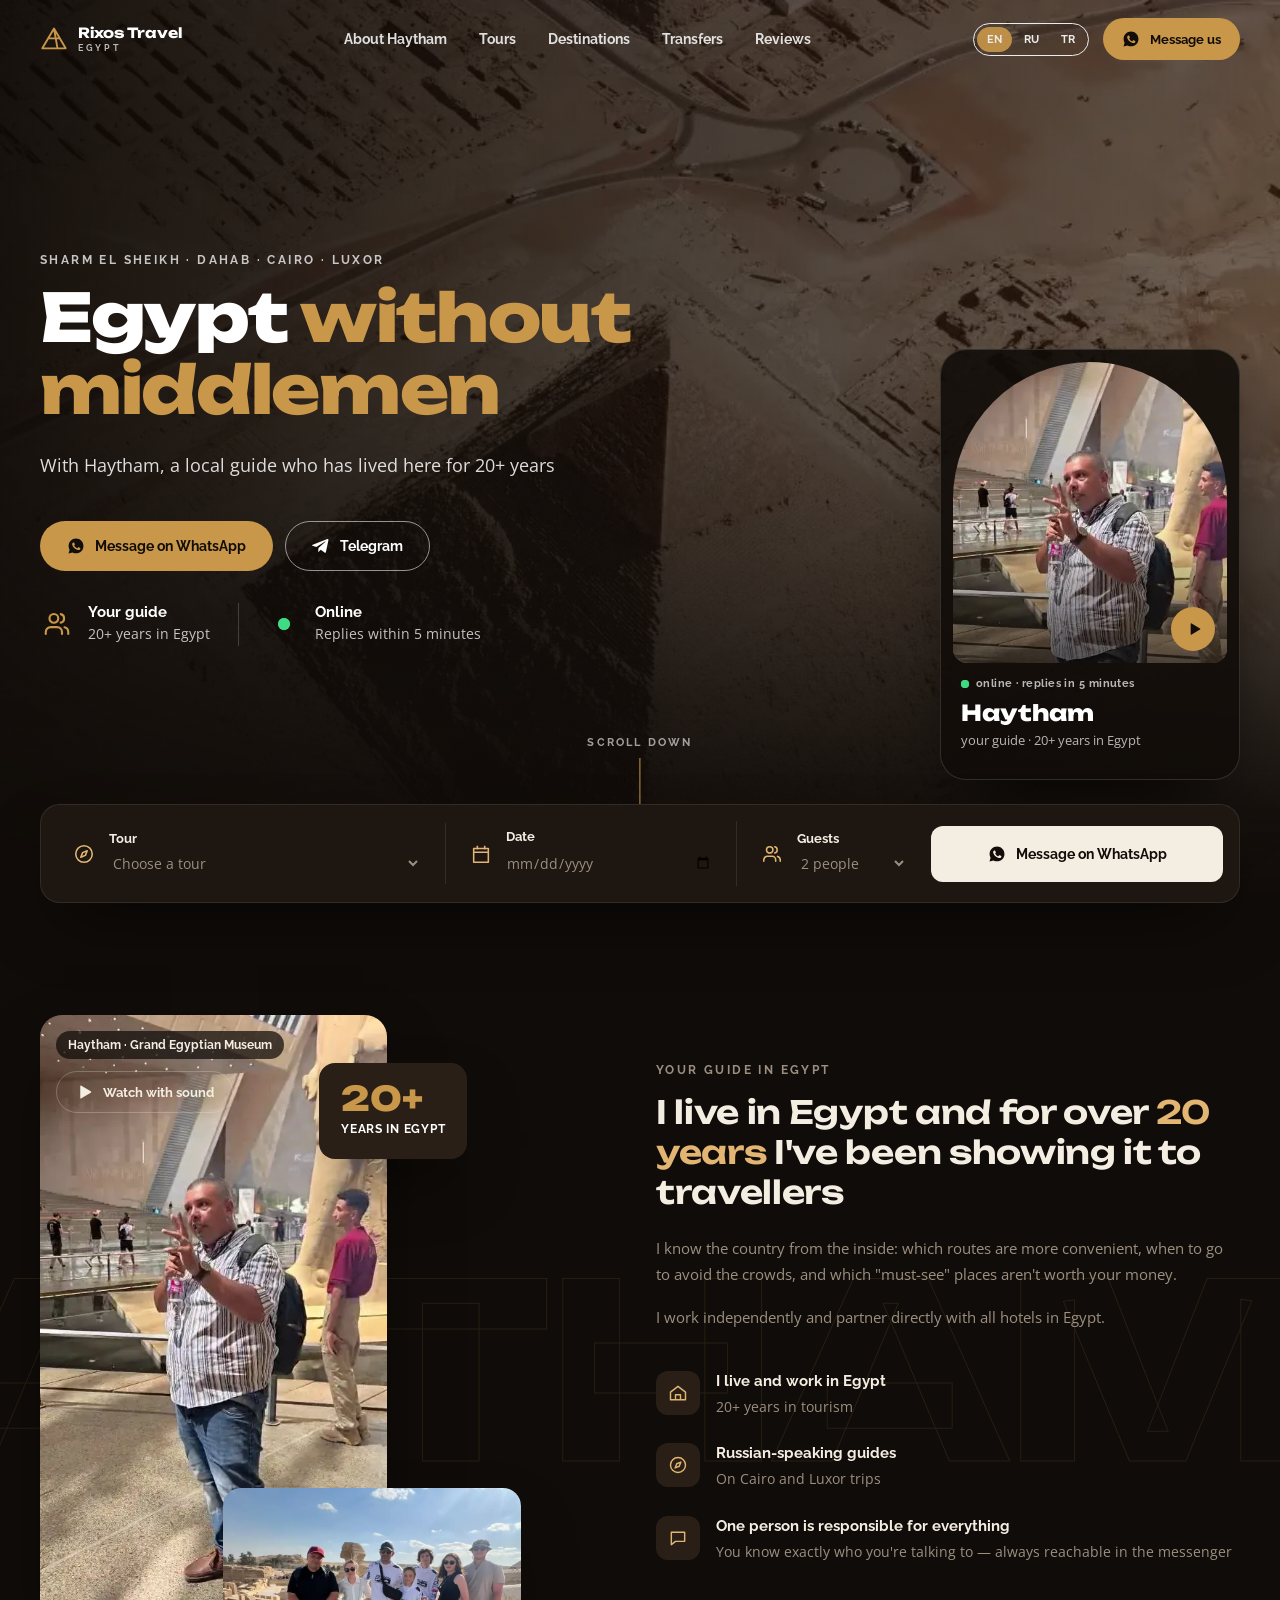
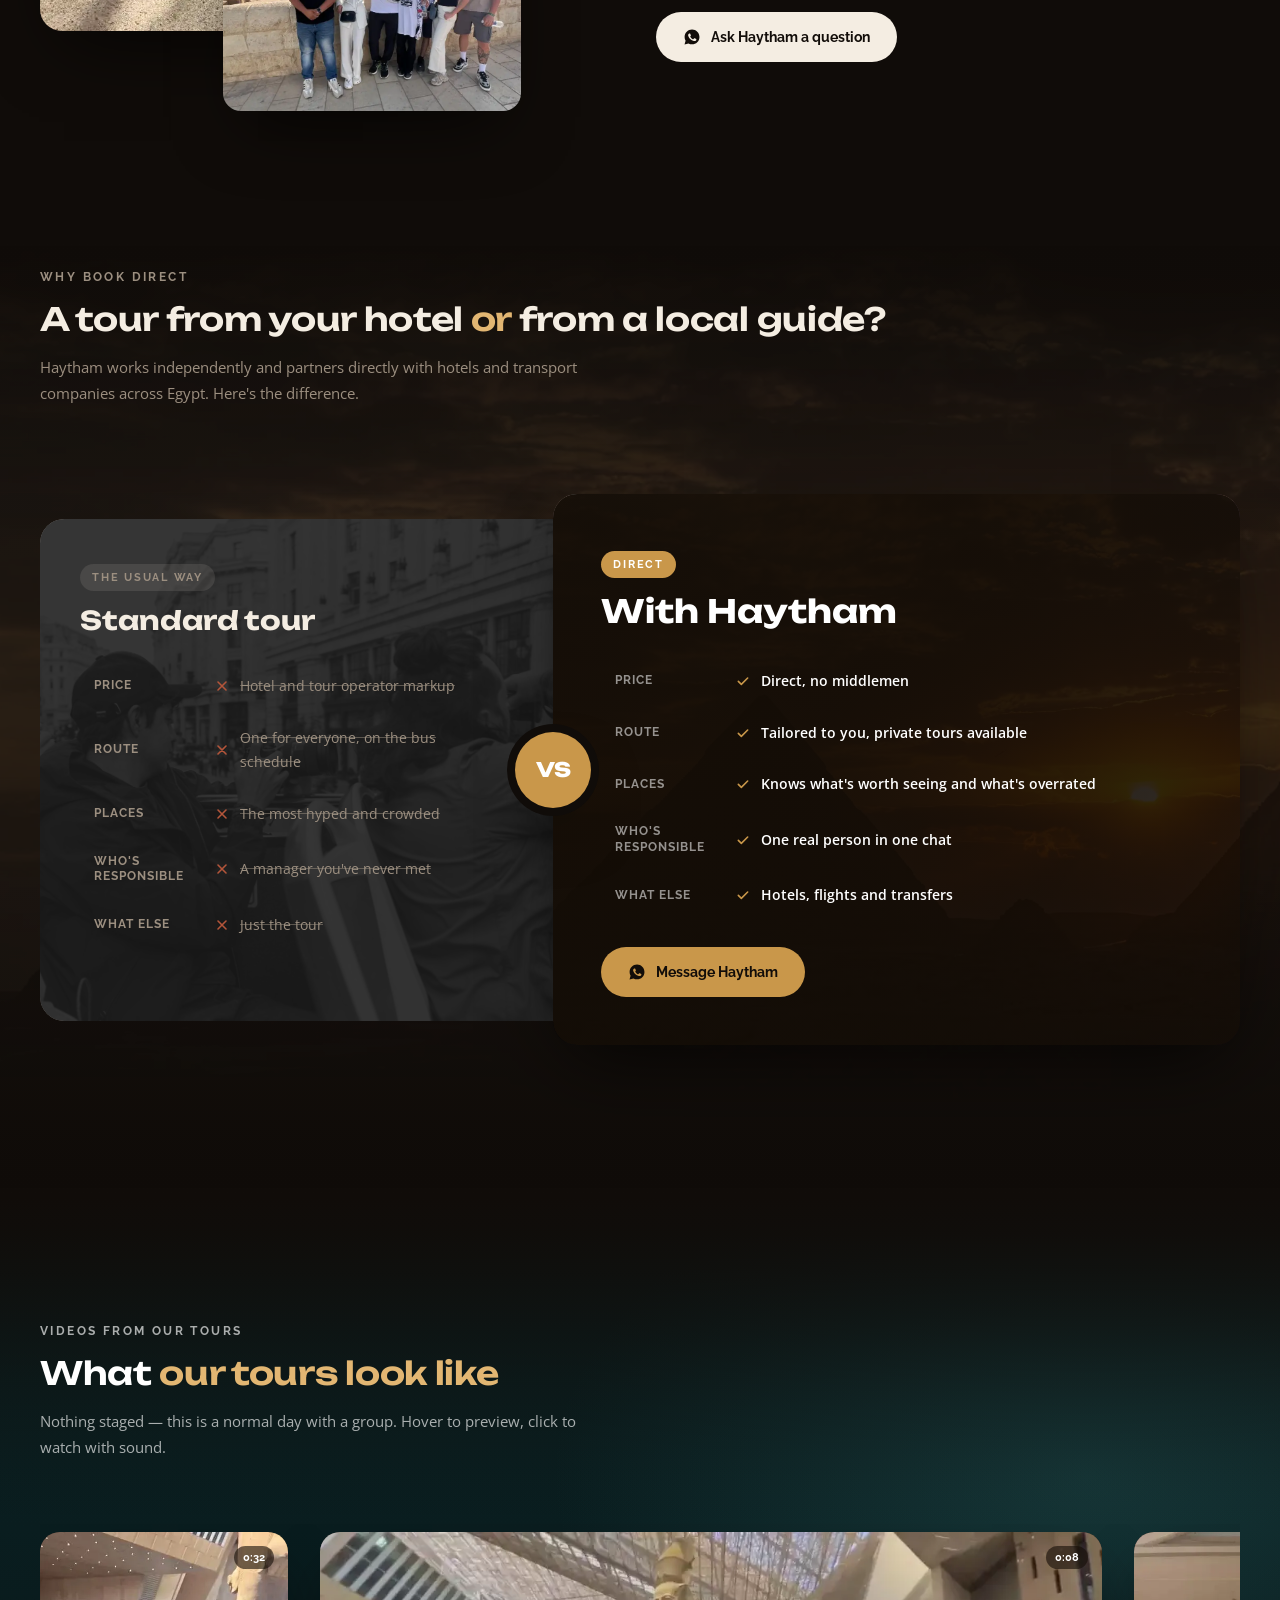
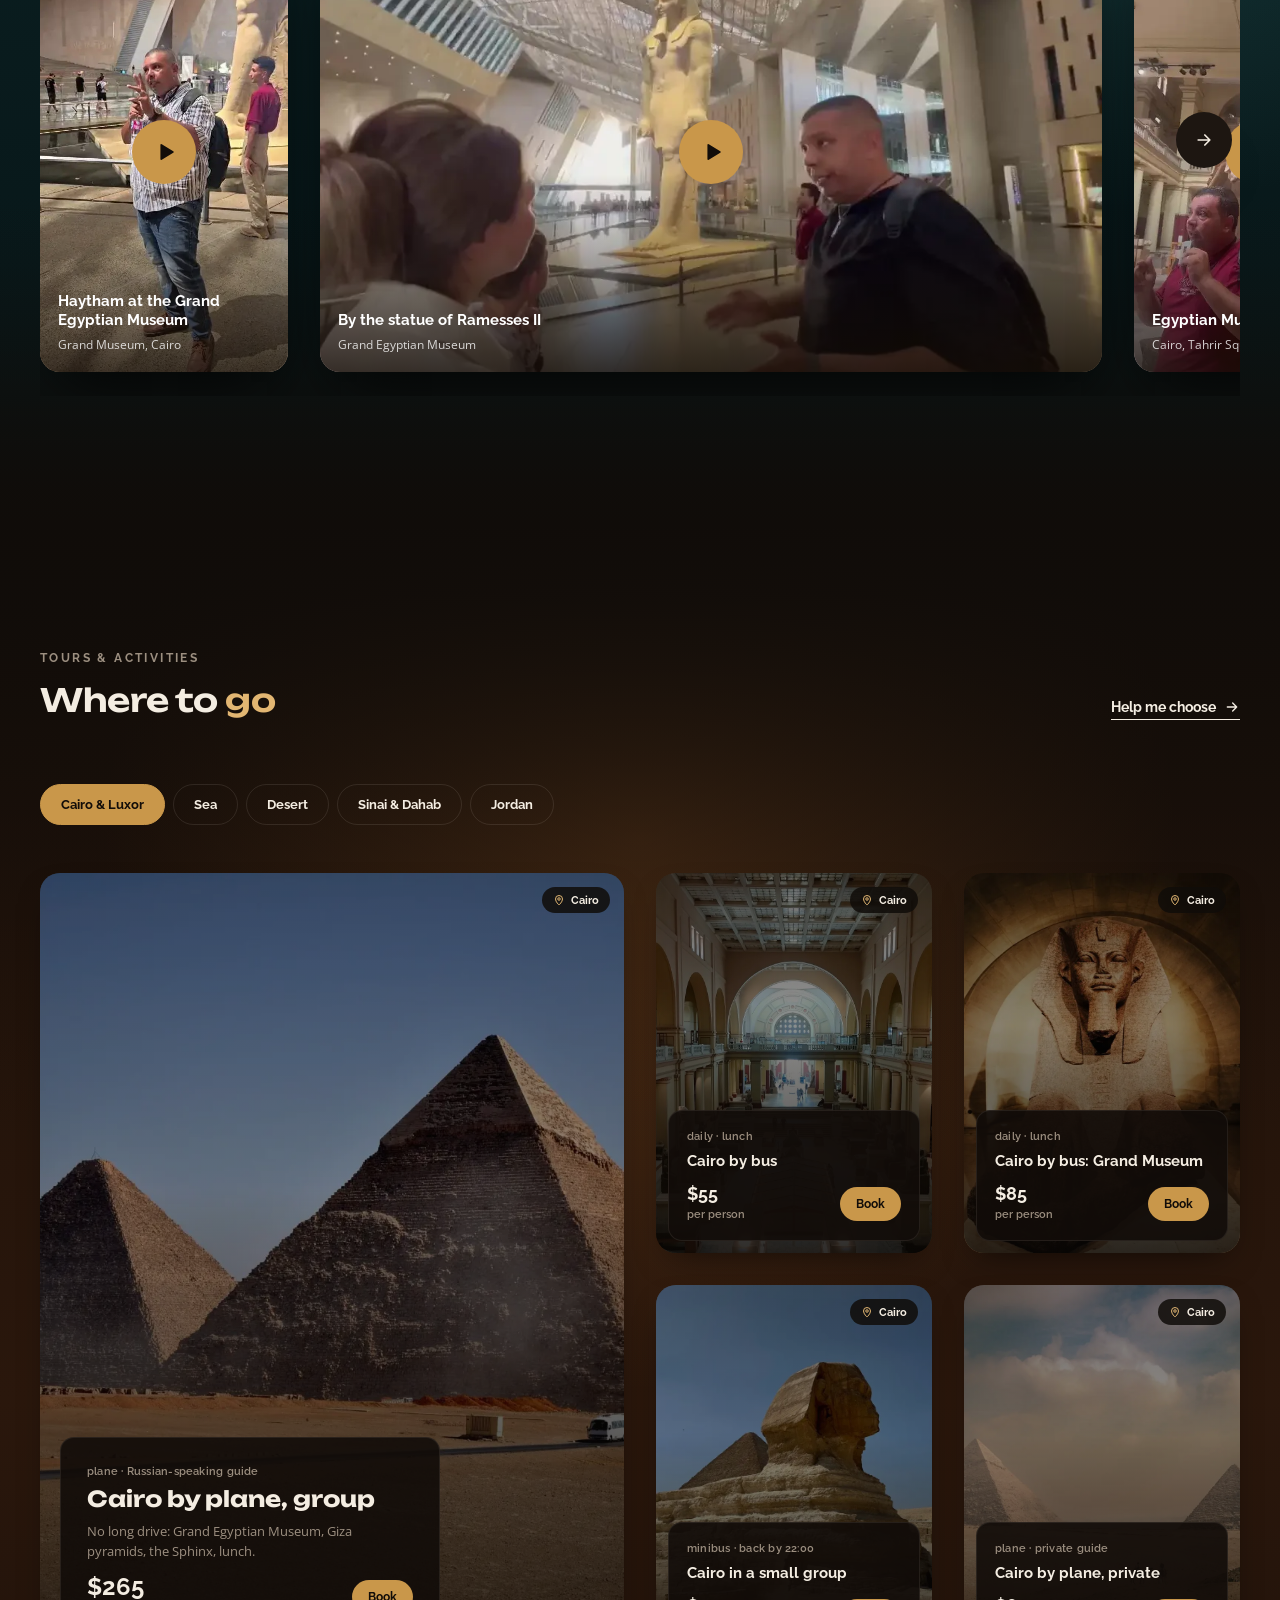
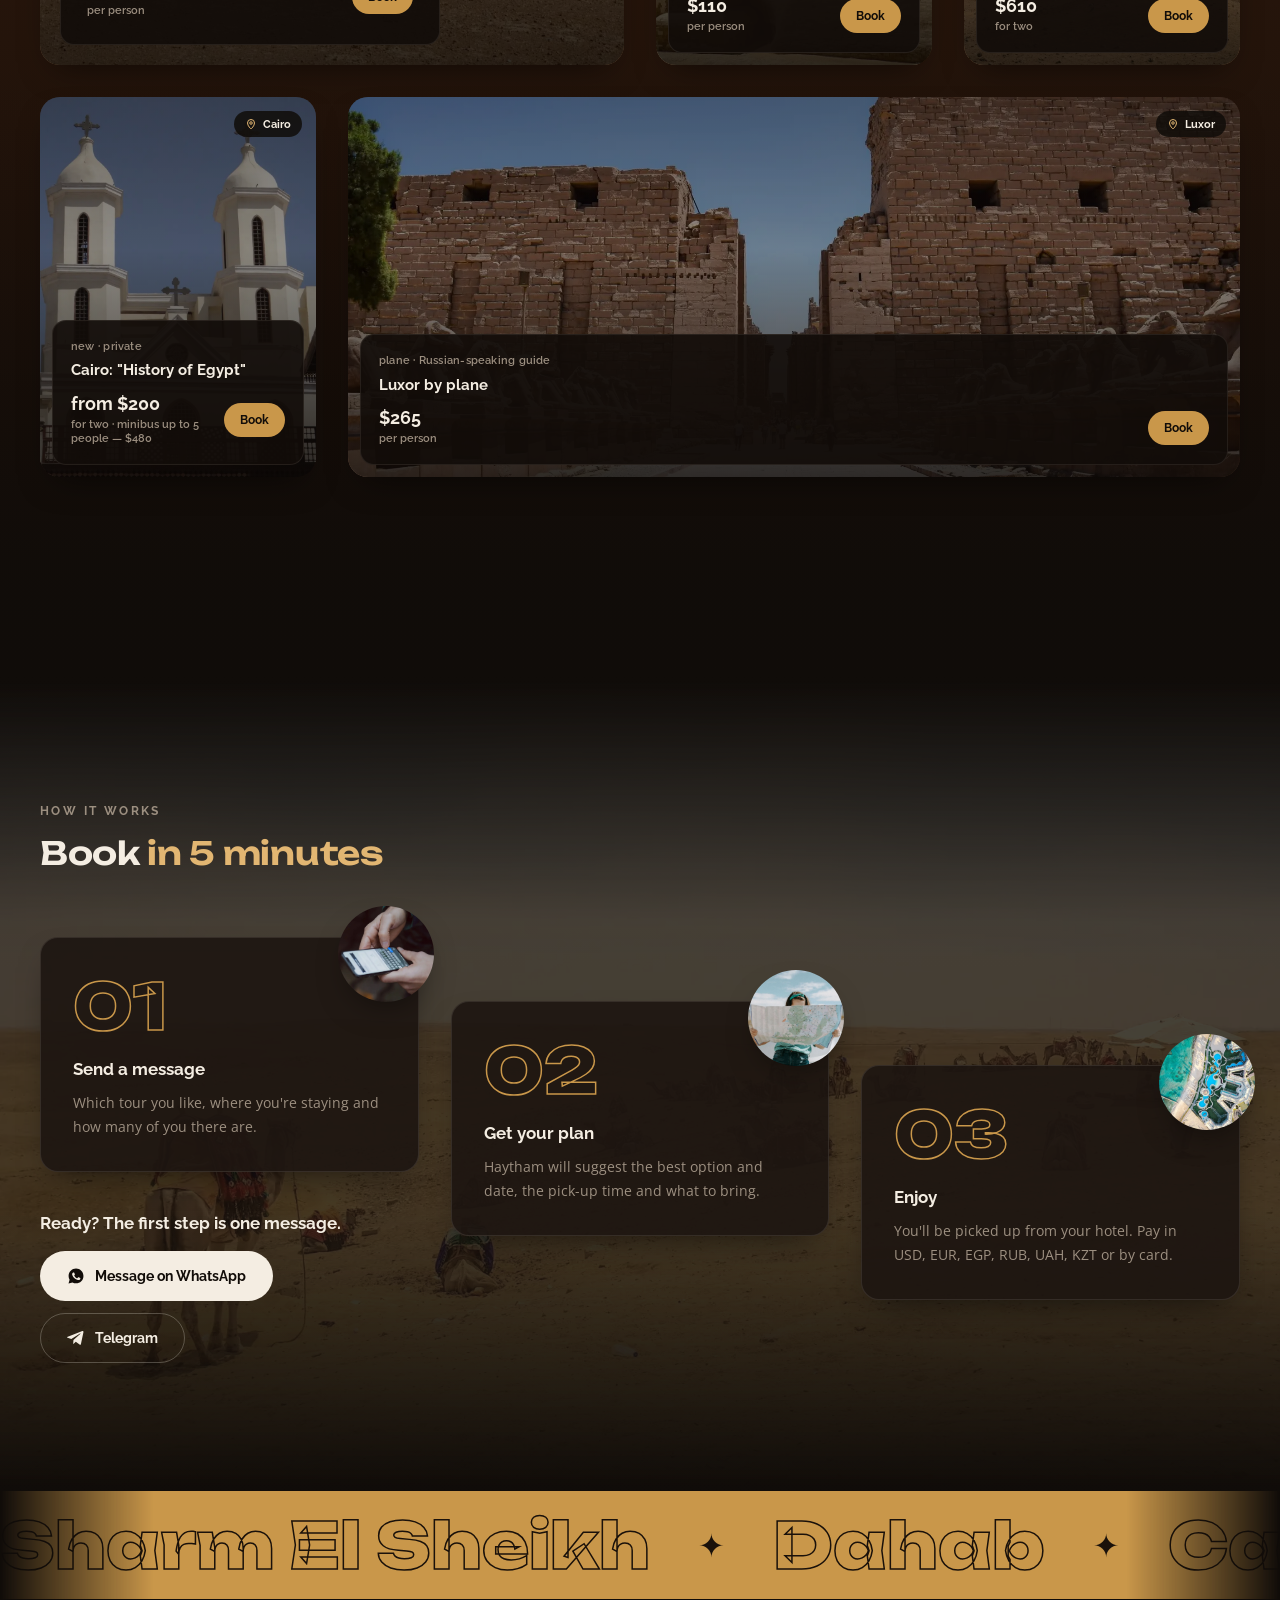
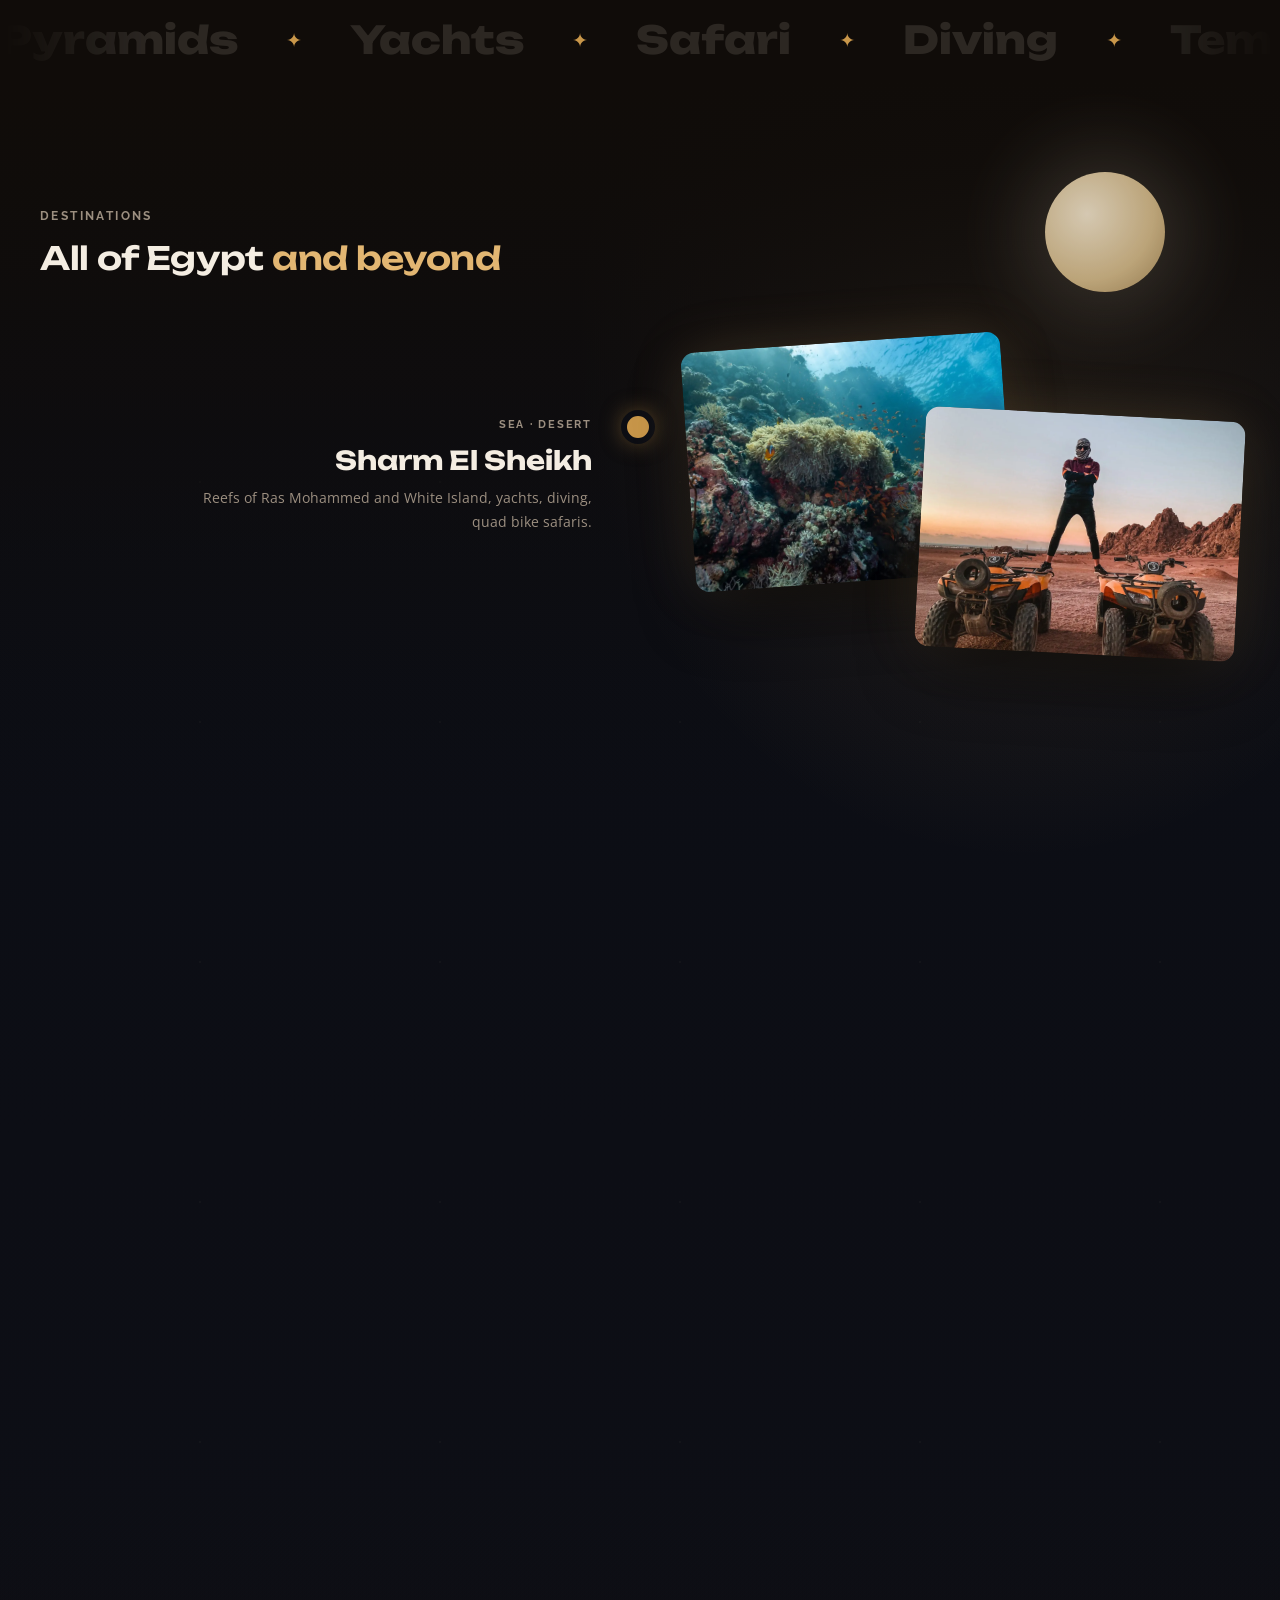
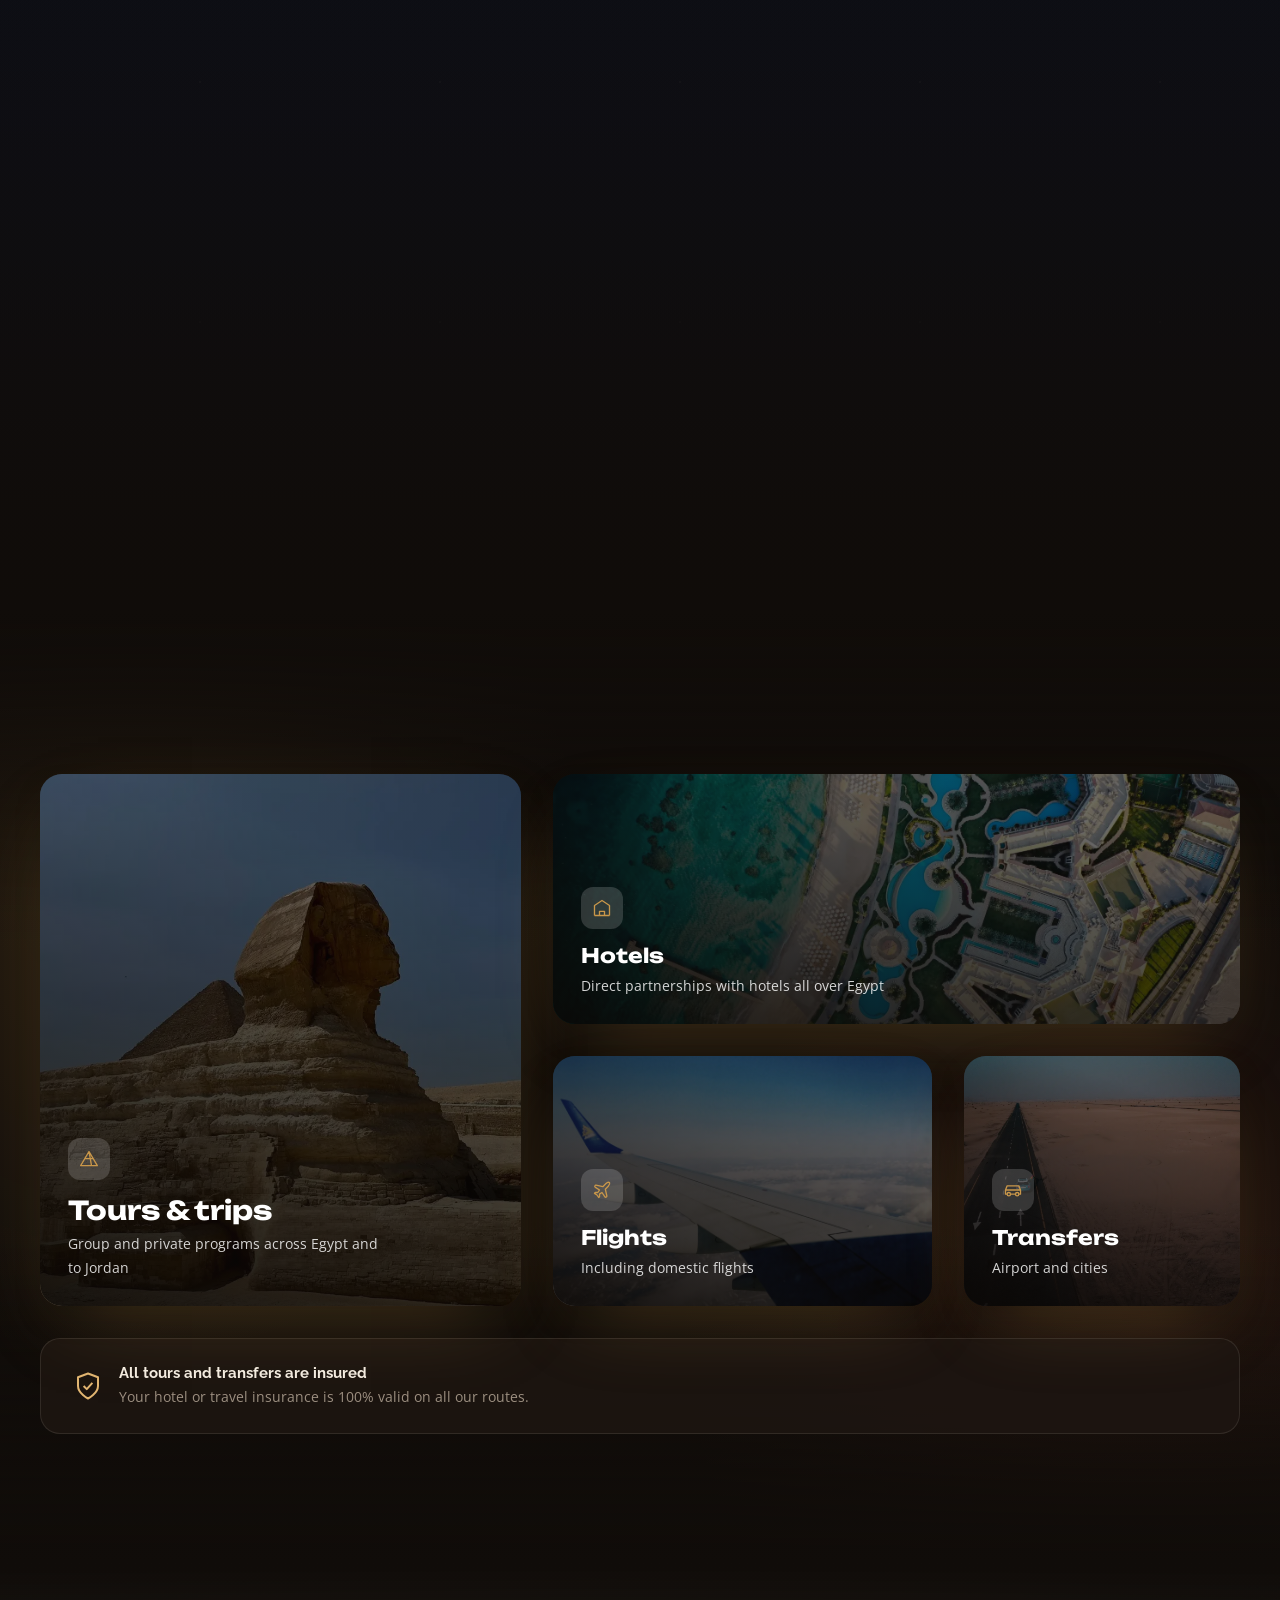
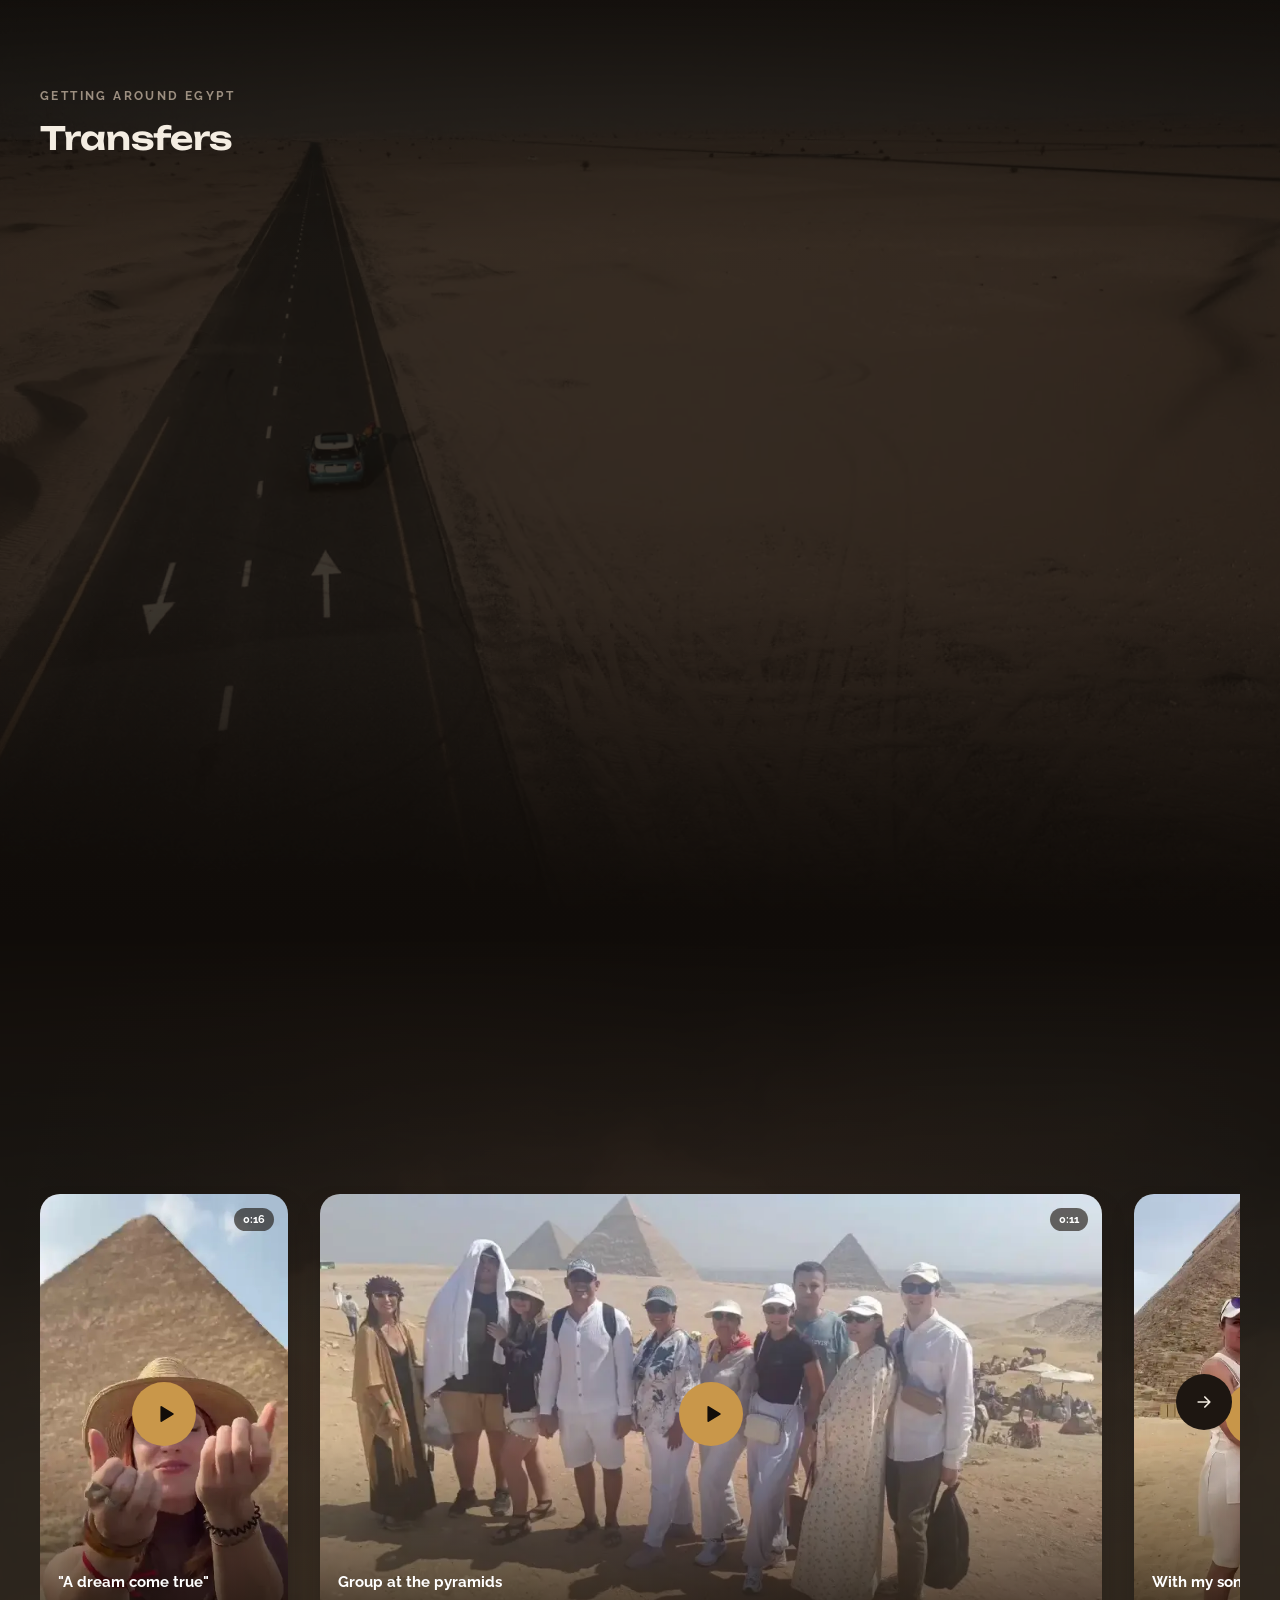
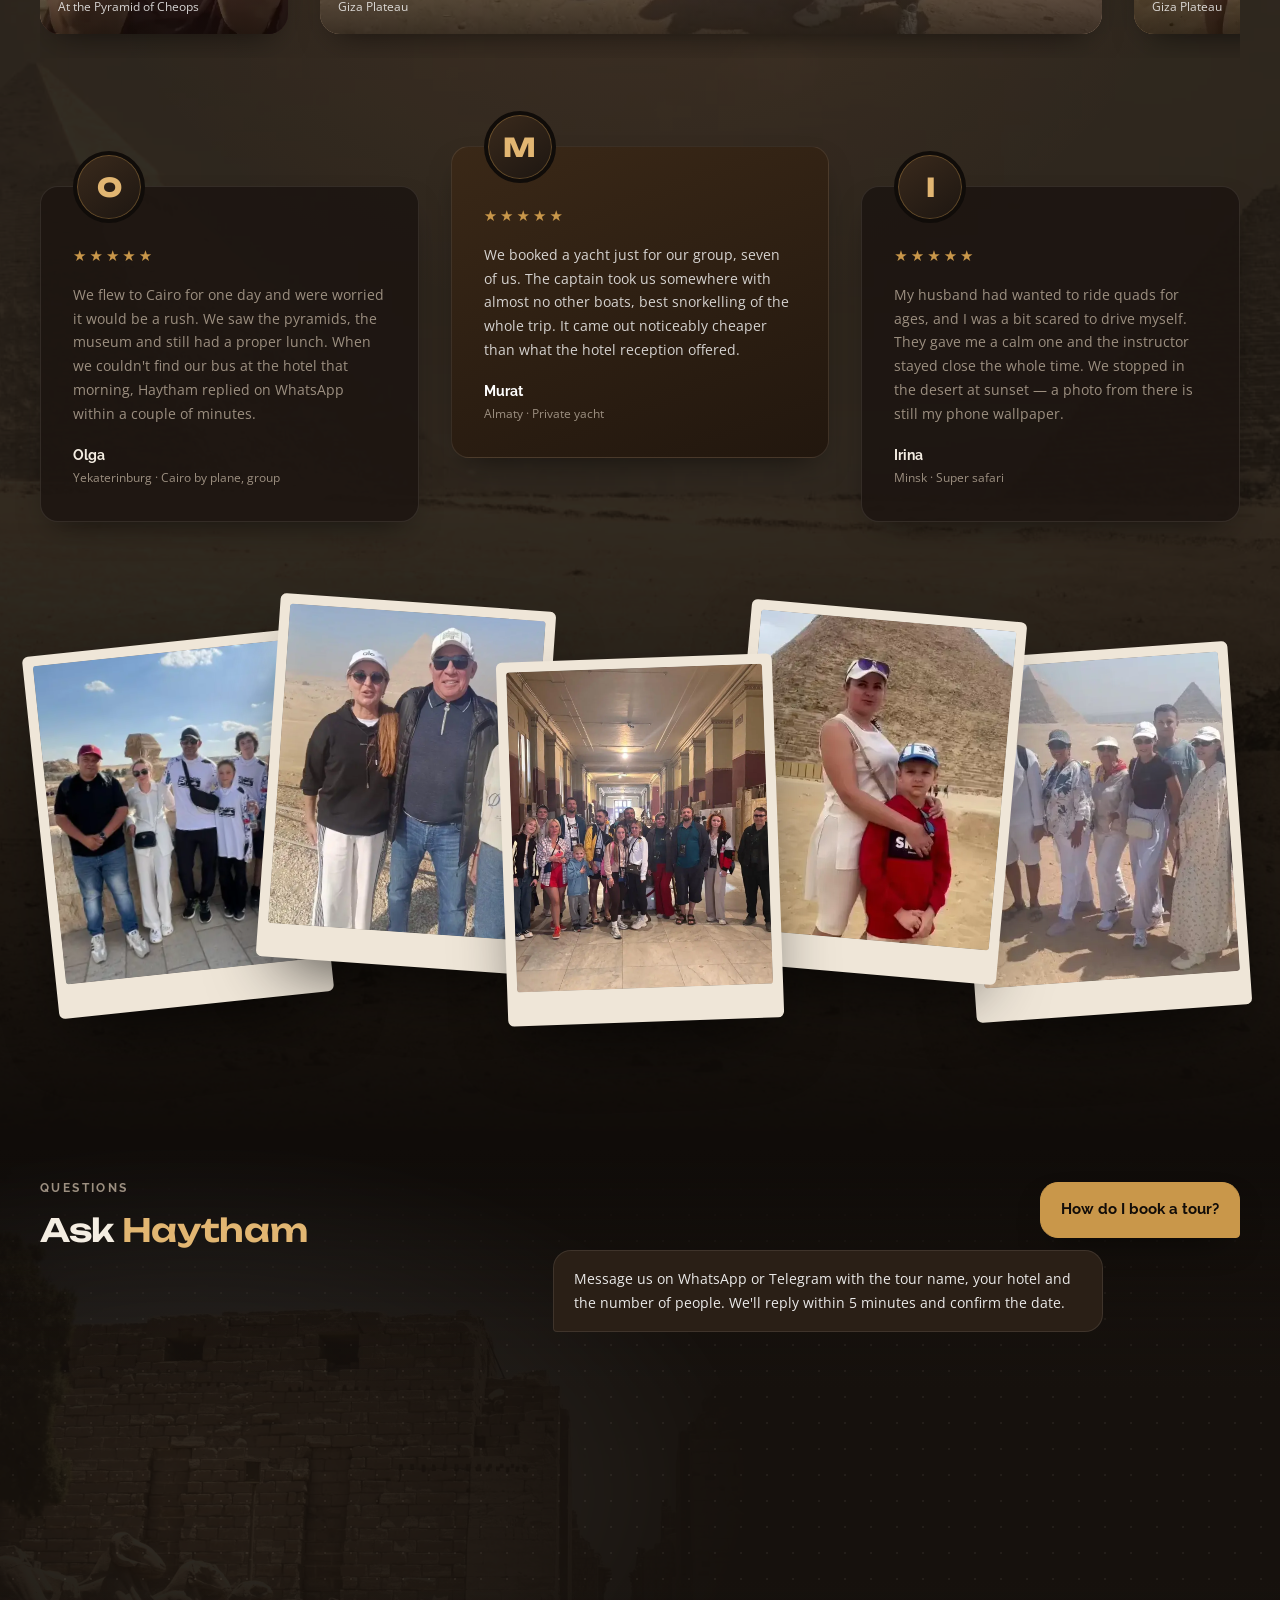
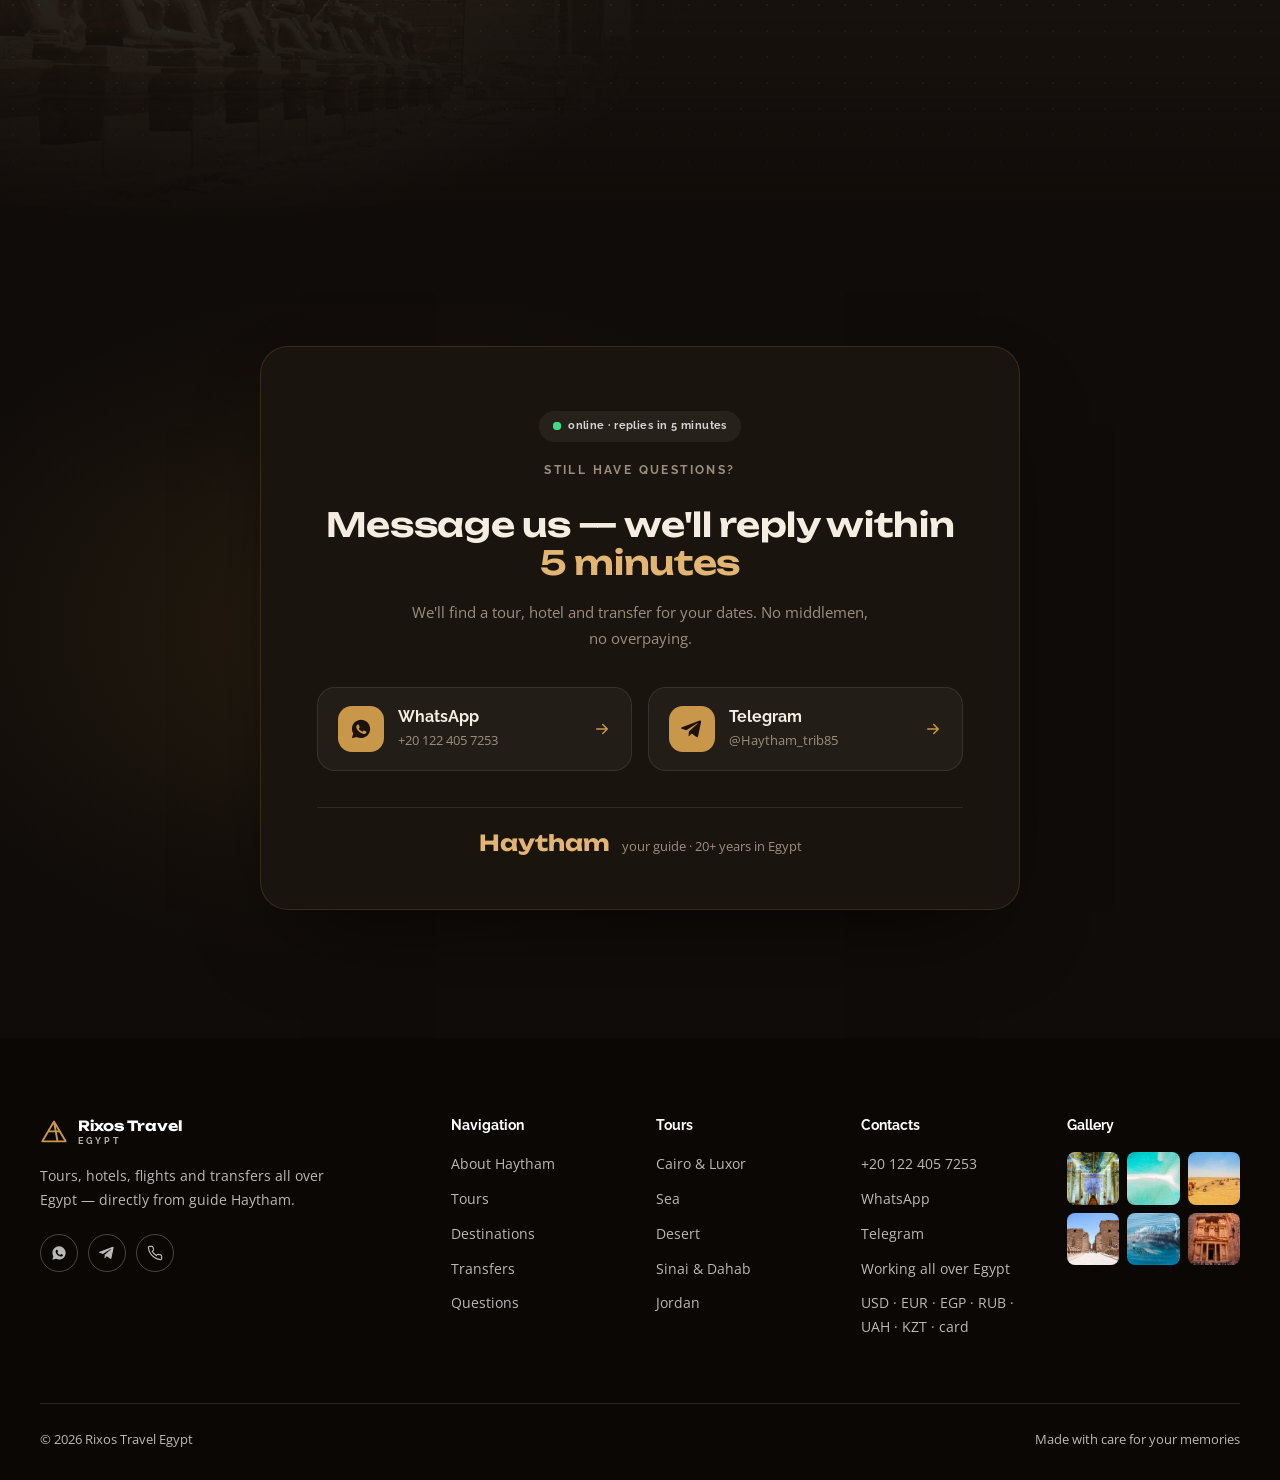
<file: index.html>
<!doctype html>
<html lang="en">
<head>
<meta charset="utf-8">
<meta name="viewport" content="width=device-width, initial-scale=1">
<title>Rixos Travel Egypt — экскурсии по Египту с гидом Хайсамом</title>
<meta name="description" content="Египет без посредников: экскурсии, трансферы, отели и авиабилеты от гида Хайсама, который живёт в Египте и работает в туризме более 20 лет.">
<script>document.documentElement.classList.add("js")</script>
<link rel="preconnect" href="https://fonts.googleapis.com">
<link rel="preconnect" href="https://fonts.gstatic.com" crossorigin>
<link href="https://fonts.googleapis.com/css2?family=Unbounded:wght@500;600;700;800&family=Raleway:wght@600;700&family=Open+Sans:wght@400;500;600;700&display=swap" rel="stylesheet">
<link rel="preload" as="image" href="content/posters/hero.webp">
<link rel="stylesheet" href="css/style.css">
</head>
<body>


<svg width="0" height="0" style="position:absolute">
  <symbol id="i-wa" viewBox="0 0 24 24"><path fill="currentColor" d="M12.04 2C6.58 2 2.13 6.45 2.13 11.91c0 1.75.46 3.45 1.32 4.95L2.05 22l5.25-1.38a9.9 9.9 0 0 0 4.74 1.21c5.46 0 9.91-4.45 9.91-9.91S17.5 2 12.04 2Zm5.8 14.03c-.24.68-1.42 1.3-1.95 1.34-.5.05-.97.23-3.27-.68-2.77-1.09-4.52-3.92-4.66-4.1-.13-.18-1.1-1.47-1.1-2.8 0-1.33.7-1.99.95-2.26.24-.27.53-.34.71-.34h.51c.16 0 .39-.06.6.46.23.54.77 1.87.84 2 .07.14.11.3.02.48-.09.18-.14.3-.27.46l-.41.48c-.14.13-.28.28-.12.55.16.27.7 1.16 1.51 1.88 1.04.93 1.91 1.21 2.18 1.35.27.14.43.11.59-.07.16-.18.68-.8.86-1.07.18-.27.36-.23.61-.14.25.09 1.58.75 1.85.88.27.14.45.2.52.32.07.11.07.66-.17 1.33Z"/></symbol>
  <symbol id="i-tg" viewBox="0 0 24 24"><path fill="currentColor" d="M21.9 4.3 18.6 19.9c-.25 1.1-.9 1.37-1.83.85l-5.06-3.73-2.44 2.35c-.27.27-.5.5-1.02.5l.36-5.15 9.38-8.47c.4-.36-.09-.57-.63-.2L5.77 13.36.8 11.8c-1.08-.34-1.1-1.08.23-1.6L20.5 2.7c.9-.33 1.69.21 1.4 1.6Z"/></symbol>
  <symbol id="i-phone" viewBox="0 0 24 24"><path fill="none" stroke="currentColor" stroke-width="1.8" stroke-linecap="round" stroke-linejoin="round" d="M22 16.9v3a2 2 0 0 1-2.2 2 19.8 19.8 0 0 1-8.6-3.1 19.5 19.5 0 0 1-6-6A19.8 19.8 0 0 1 2.1 4.2 2 2 0 0 1 4.1 2h3a2 2 0 0 1 2 1.7c.1.9.4 1.8.7 2.7a2 2 0 0 1-.5 2.1L8 9.8a16 16 0 0 0 6 6l1.3-1.3a2 2 0 0 1 2.1-.4c.9.3 1.8.6 2.7.7a2 2 0 0 1 1.7 2Z"/></symbol>
  <symbol id="i-pyramid" viewBox="0 0 24 24"><path fill="none" stroke="currentColor" stroke-width="1.6" stroke-linejoin="round" d="M12 3 2 20h20L12 3Zm0 0 3 17M7.5 11.5h9"/></symbol>
  <symbol id="i-pin" viewBox="0 0 24 24"><path fill="none" stroke="currentColor" stroke-width="2" stroke-linejoin="round" d="M12 22s7-6.2 7-12a7 7 0 1 0-14 0c0 5.8 7 12 7 12Z"/><circle cx="12" cy="10" r="2.5" fill="none" stroke="currentColor" stroke-width="2"/></symbol>
  <symbol id="i-cal" viewBox="0 0 24 24"><path fill="none" stroke="currentColor" stroke-width="1.7" stroke-linejoin="round" d="M4 6h16v15H4zM4 10h16M8 3v4m8-4v4"/></symbol>
  <symbol id="i-users" viewBox="0 0 24 24"><path fill="none" stroke="currentColor" stroke-width="1.7" stroke-linecap="round" d="M16 20v-1.5a4 4 0 0 0-4-4H7a4 4 0 0 0-4 4V20M9.5 11a3.5 3.5 0 1 0 0-7 3.5 3.5 0 0 0 0 7Zm11.5 9v-1.5a4 4 0 0 0-3-3.9M15 4.1a3.5 3.5 0 0 1 0 6.8"/></symbol>
  <symbol id="i-hotel" viewBox="0 0 24 24"><path fill="none" stroke="currentColor" stroke-width="1.6" stroke-linejoin="round" d="M3 21V9l9-6 9 6v12M3 21h18M9 21v-5h6v5M8 11h.01M12 11h.01M16 11h.01"/></symbol>
  <symbol id="i-plane" viewBox="0 0 24 24"><path fill="none" stroke="currentColor" stroke-width="1.6" stroke-linejoin="round" d="M17.8 19.2 16 11l3.5-3.5C21 6 21.5 4 21 3c-1-.5-3 0-4.5 1.5L13 8 4.8 6.2c-.5-.1-.9.1-1.1.5l-.3.5c-.2.5-.1 1 .3 1.3L9 12l-2 3H4l-1 1 3 2 2 3 1-1v-3l3-2 3.5 5.3c.3.4.8.5 1.3.3l.5-.2c.4-.3.6-.7.5-1.2Z"/></symbol>
  <symbol id="i-car" viewBox="0 0 24 24"><path fill="none" stroke="currentColor" stroke-width="1.6" stroke-linejoin="round" d="M5 17H3v-5l2-5h14l2 5v5h-2M5 17a2 2 0 1 0 4 0m-4 0a2 2 0 1 1 4 0m6 0a2 2 0 1 0 4 0m-4 0a2 2 0 1 1 4 0m-10 0h6M3 12h18"/></symbol>
  <symbol id="i-shield" viewBox="0 0 24 24"><path fill="none" stroke="currentColor" stroke-width="1.6" stroke-linejoin="round" d="M12 22s8-4 8-10V5l-8-3-8 3v7c0 6 8 10 8 10Zm-3.5-10 2.5 2.5 4.5-5"/></symbol>
  <symbol id="i-check" viewBox="0 0 24 24"><path fill="none" stroke="currentColor" stroke-width="2.4" stroke-linecap="round" stroke-linejoin="round" d="m5 12.5 4.5 4.5L19 7.5"/></symbol>
  <symbol id="i-home" viewBox="0 0 24 24"><path fill="none" stroke="currentColor" stroke-width="1.7" stroke-linejoin="round" d="M3 11 12 4l9 7v9H3zM9 20v-6h6v6"/></symbol>
  <symbol id="i-compass" viewBox="0 0 24 24"><circle cx="12" cy="12" r="9" fill="none" stroke="currentColor" stroke-width="1.7"/><path fill="none" stroke="currentColor" stroke-width="1.7" stroke-linejoin="round" d="m15.5 8.5-2 5-5 2 2-5z"/></symbol>
  <symbol id="i-chat" viewBox="0 0 24 24"><path fill="none" stroke="currentColor" stroke-width="1.7" stroke-linejoin="round" d="M4 5h16v11H9l-5 4z"/></symbol>
  <symbol id="i-play" viewBox="0 0 24 24"><path fill="currentColor" d="M7 4.5v15a1 1 0 0 0 1.5.86l12.5-7.5a1 1 0 0 0 0-1.72L8.5 3.64A1 1 0 0 0 7 4.5Z"/></symbol>
  <symbol id="i-x" viewBox="0 0 24 24"><path fill="none" stroke="currentColor" stroke-width="2.4" stroke-linecap="round" d="M6 6l12 12M18 6 6 18"/></symbol>
  <symbol id="i-bus" viewBox="0 0 24 24"><path fill="none" stroke="currentColor" stroke-width="1.6" stroke-linejoin="round" d="M4 16V6a3 3 0 0 1 3-3h10a3 3 0 0 1 3 3v10M4 16h16M4 16v2h3v-2m10 0v2h3v-2M4 10h16M7.5 13h.01M16.5 13h.01"/></symbol>
  <symbol id="i-arrow" viewBox="0 0 24 24"><path fill="none" stroke="currentColor" stroke-width="2" stroke-linecap="round" stroke-linejoin="round" d="M5 12h14m-6-6 6 6-6 6"/></symbol>
</svg>

<!-- ============ ШАПКА ============ -->
<header class="header" id="header">
  <div class="wrap nav">
    <a href="#top" class="logo"><svg><use href="#i-pyramid"/></svg><span>Rixos Travel<small>Egypt</small></span></a>
    <nav class="menu">
      <a href="#about">О Хайсаме</a>
      <a href="#tours">Экскурсии</a>
      <a href="#route">Направления</a>
      <a href="#transfer">Трансфер</a>
      <a href="#reviews">Отзывы</a>
    </nav>
    <div class="nav-right">
      <div class="lang" aria-label="Язык">
        <button type="button" data-lang="en">EN</button>
        <button type="button" data-lang="ru">RU</button>
        <button type="button" data-lang="tr">TR</button>
      </div>
      <a class="btn btn-sm js-wa" href="#"><svg><use href="#i-wa"/></svg>Написать</a>
    </div>
  </div>
</header>

<!-- ============ HERO: видео на фоне ============ -->
<section class="hero2" id="top">
  <div class="hero2-media"><video class="hero2-video" poster="content/posters/hero.webp" autoplay muted loop playsinline preload="auto"><source src="content/video/hero-mobile.mp4" type="video/mp4" media="(max-width: 760px)"><source src="content/video/hero-1080.mp4" type="video/mp4"></video></div>
  <div class="hero2-shade"></div>
  <div class="wrap hero2-content">
    <div class="eyebrow intro" style="--d:.2s">Шарм-эль-Шейх · Дахаб · Каир · Луксор</div>
    <h1 class="intro" style="--d:.35s">Египет <em>без посредников</em></h1>
    <p class="sub intro" style="--d:.55s">С гидом Хайсамом, который живёт здесь 20+ лет</p>
    <div class="cta-row intro" style="--d:.7s">
      <a class="btn btn-accent js-wa" href="#"><svg><use href="#i-wa"/></svg>Написать в WhatsApp</a>
      <a class="btn btn-ghost js-tg" href="#"><svg><use href="#i-tg"/></svg>Telegram</a>
    </div>
    <div class="hero-facts intro" style="--d:.85s">
      <div class="hf"><span class="hf-ico"><svg><use href="#i-users"/></svg></span><div><b>Ваш гид</b><span>20+ лет в Египте</span></div></div>
      <div class="hf"><span class="hf-ico"><i class="dot"></i></span><div><b>Онлайн</b><span>Ответит за 5 минут</span></div></div>
    </div>
  </div>
  <aside class="host intro" style="--d:1s">
    <div class="host-media" data-open="content/video/v19.mp4">
      <video poster="content/posters/v19.webp" muted loop playsinline preload="none" data-src="content/video/v19.mp4" data-autoplay></video>
      <span class="host-play"><svg><use href="#i-play"/></svg></span>
    </div>
    <div class="host-info">
      <span class="host-live"><i class="dot"></i>онлайн · ответит за 5 минут</span>
      <b>Хайсам</b>
      <span class="host-role">ваш гид · 20+ лет в Египте</span>
    </div>
  </aside>
  <div class="hero2-scroll intro" style="--d:1s"><span>Листайте вниз</span><i></i></div>
</section>

<!-- ============ БЫСТРАЯ ЗАЯВКА ============ -->
<div class="wrap booking-wrap">
  <form class="booking intro" style="--d:1.1s" id="booking">
    <div class="field">
      <svg><use href="#i-compass"/></svg>
      <div><label for="b-tour">Экскурсия</label><select id="b-tour"><option value="">Выберите программу</option></select></div>
    </div>
    <div class="field">
      <svg><use href="#i-cal"/></svg>
      <div><label for="b-date">Дата</label><input id="b-date" type="date"></div>
    </div>
    <div class="field">
      <svg><use href="#i-users"/></svg>
      <div><label for="b-guests">Гости</label>
        <select id="b-guests"><option>1 человек</option><option selected>2 человека</option><option>3 человека</option><option>4 человека</option><option>5 человек</option><option>6+ человек</option></select>
      </div>
    </div>
    <button class="btn btn-dark" type="submit"><svg><use href="#i-wa"/></svg>Написать в WhatsApp</button>
  </form>
</div>

<!-- ============ О ХАЙСАМЕ ============ -->
<section id="about" style="padding-top:112px">
  <div class="wrap about">
    <div class="about-media">
      <div class="about-video about-photo" data-video="content/video/v19.mp4">
        <video poster="content/posters/v19.webp" muted loop playsinline preload="none" data-src="content/video/v19.mp4" data-autoplay></video>
        <span class="name">Хайсам · Большой Египетский музей</span>
        <button class="btn btn-sm btn-line sound" type="button" data-open="content/video/v19.mp4"><svg><use href="#i-play"/></svg>Смотреть со звуком</button>
      </div>
      <div class="ph img about-photo-2" data-bg="content/photos/photo-sphinx.webp"></div>
      <div class="about-badge"><b>20+</b><span>лет в Египте</span></div>
    </div>
    <div class="about-text">
      <div class="eyebrow">Ваш гид в Египте</div>
      <h2>Живу в Египте и больше <em>20 лет</em> показываю его туристам</h2>
      <p>Знаю страну изнутри: какие маршруты удобнее, когда ехать, чтобы не стоять в толпе, и какие «обязательные» места не стоят ваших денег.</p>
      <p>Работаю самостоятельно и напрямую сотрудничаю со всеми отелями Египта.</p>
      <ul class="feats">
        <li><span class="ico"><svg><use href="#i-home"/></svg></span><div><b>Живу и работаю в Египте</b><span>Более 20 лет в туризме</span></div></li>
        <li><span class="ico"><svg><use href="#i-compass"/></svg></span><div><b>Русскоговорящие гиды</b><span>На программах в Каир и Луксор</span></div></li>
        <li><span class="ico"><svg><use href="#i-chat"/></svg></span><div><b>Один человек отвечает за всё</b><span>Вы знаете, к кому обращаетесь, — на связи в мессенджере</span></div></li>
      </ul>
      <a class="btn btn-dark js-wa" href="#"><svg><use href="#i-wa"/></svg>Задать вопрос Хайсаму</a>
    </div>
  </div>
</section>

<!-- ============ СРАВНЕНИЕ ============ -->
<section id="why" data-spot style="padding-top:32px">
  <div class="sec-photo" data-bg="content/photos/stock/pyramids-sunset.webp" aria-hidden="true"></div>
  <div class="wrap">
    <div class="head"><div>
      <div class="eyebrow">Почему напрямую</div>
      <h2>Экскурсия от отеля <em>или</em> от местного гида</h2>
      <p>Хайсам работает самостоятельно и напрямую сотрудничает с отелями и перевозчиками по всему Египту. Вот в чём разница.</p>
    </div></div>
    <div class="vs">
      <div class="vs-card them">
        <div class="ph img vs-bg" data-bg="content/photos/stock/tourist-bus.webp"></div>
        <div class="vs-body">
          <div class="vs-tag">Как обычно</div>
          <h3>Стандартный тур</h3>
          <ul>
          <li data-i="0"><span class="k">Цена</span><span class="v"><svg><use href="#i-x"/></svg>Наценка отеля и туроператора</span></li>
          <li data-i="1"><span class="k">Маршрут</span><span class="v"><svg><use href="#i-x"/></svg>Один для всех, по расписанию автобуса</span></li>
          <li data-i="2"><span class="k">Места</span><span class="v"><svg><use href="#i-x"/></svg>Самые раскрученные и переполненные</span></li>
          <li data-i="3"><span class="k">Кто отвечает</span><span class="v"><svg><use href="#i-x"/></svg>Менеджер, которого вы не видели</span></li>
          <li data-i="4"><span class="k">Что ещё</span><span class="v"><svg><use href="#i-x"/></svg>Только экскурсия</span></li>
          </ul>
        </div>
      </div>
      <div class="vs-badge">VS</div>
      <div class="vs-card us">
        <div class="ph img vs-bg" data-bg="content/photos/stock/pyramids-sunset.webp"></div>
        <div class="vs-body">
          <div class="vs-tag">Напрямую</div>
          <h3>С Хайсамом</h3>
          <ul>
          <li data-i="0"><span class="k">Цена</span><span class="v"><svg><use href="#i-check"/></svg>Напрямую, без посредников</span></li>
          <li data-i="1"><span class="k">Маршрут</span><span class="v"><svg><use href="#i-check"/></svg>Под вас, есть индивидуальные туры</span></li>
          <li data-i="2"><span class="k">Места</span><span class="v"><svg><use href="#i-check"/></svg>Знает, что стоит увидеть, а что переоценено</span></li>
          <li data-i="3"><span class="k">Кто отвечает</span><span class="v"><svg><use href="#i-check"/></svg>Конкретный человек в одном чате</span></li>
          <li data-i="4"><span class="k">Что ещё</span><span class="v"><svg><use href="#i-check"/></svg>Отели, авиабилеты и трансфер</span></li>
          </ul>
          <a class="btn btn-accent js-wa" href="#"><svg><use href="#i-wa"/></svg>Написать Хайсаму</a>
        </div>
      </div>
    </div>
  </div>
</section>

<!-- ============ КАК ПРОХОДЯТ ЭКСКУРСИИ (видео) ============ -->
<section id="inaction">
  <div class="wrap">
    <div class="head">
      <div><div class="eyebrow">Видео с экскурсий</div><h2>Как проходят <em>наши экскурсии</em></h2><p>Без постановки — так выглядит обычный день с группой. Наведите, чтобы посмотреть, нажмите — со звуком.</p></div>
    </div>
    <div class="reels-wrap"><button class="side-arrow prev" type="button" data-dir="-1" aria-label="Назад" hidden><svg><use href="#i-arrow"/></svg></button><div class="reels" data-reels="inaction"></div><button class="side-arrow next" type="button" data-dir="1" aria-label="Вперёд"><svg><use href="#i-arrow"/></svg></button></div>
  </div>
</section>

<!-- ============ ЭКСКУРСИИ ============ -->
<section id="tours">
  <div class="wrap">
    <div class="head">
      <div><div class="eyebrow">Экскурсии и активности</div><h2>Куда <em>поехать</em></h2></div>
      <a class="more js-wa" href="#">Подобрать программу <svg width="16" height="16"><use href="#i-arrow"/></svg></a>
    </div>
    <div class="tabs" role="tablist" id="tabs"></div>
    <div class="swipe-hint"><span>Листайте</span><svg><use href="#i-arrow"/></svg></div>
    <div class="tours" id="tours-grid"></div>
    <p class="pay-note">Цены за человека, если не указано иное. Наведите на карточку, чтобы увидеть программу. Подробности — время выезда, шопинг — в мессенджере.</p>
  </div>
</section>

<!-- ============ КАК ЭТО РАБОТАЕТ ============ -->
<section id="how" data-spot>
  <div class="sec-photo" data-bg="content/photos/stock/camels.webp" aria-hidden="true"></div>
  <div class="wrap">
    <div class="head"><div>
      <div class="eyebrow">Как это работает</div>
      <h2>Бронь <em>за 5 минут</em></h2>
    </div></div>
    <div class="steps">
      <div class="steps-col1">
        <div class="step"><div class="ph img pic" data-bg="content/photos/stock/phone.webp"></div><span class="num">01</span><h4>Напишите в мессенджер</h4><p>Какая экскурсия интересна, где вы живёте и сколько вас.</p></div>
        <div class="steps-cta">
          <p>Готовы? Первый шаг — одно сообщение.</p>
          <div class="cta-row">
            <a class="btn btn-dark js-wa" href="#"><svg><use href="#i-wa"/></svg>Написать в WhatsApp</a>
            <a class="btn btn-line js-tg" href="#"><svg><use href="#i-tg"/></svg>Telegram</a>
          </div>
        </div>
      </div>
      <div class="step"><div class="ph img pic" data-bg="content/photos/stock/map.webp"></div><span class="num">02</span><h4>Получите программу</h4><p>Хайсам подскажет лучший вариант и дату, время выезда и что взять с собой.</p></div>
      <div class="step"><div class="ph img pic" data-bg="content/photos/stock/hotel-sea.webp"></div><span class="num">03</span><h4>Отдыхайте</h4><p>Вас заберут от отеля. Оплата в USD, EUR, EGP, RUB, UAH, KZT или картой.</p></div>
    </div>
  </div>
</section>

<!-- ============ БЕГУЩАЯ СТРОКА ============ -->
<div class="marquee" aria-hidden="true"><div class="track" id="marquee-1"></div></div>
<div class="marquee rev" aria-hidden="true"><div class="track" id="marquee-2"></div></div>

<!-- ============ НАПРАВЛЕНИЯ ============ -->
<section id="route">
  <div class="wrap">
    <div class="head"><div>
      <div class="eyebrow">Направления</div>
      <h2>Весь Египет <em>и не только</em></h2>
    </div></div>
    <div class="route">
      <div class="route-line"></div>
      <div class="stop">
        <div class="info"><small>Море · пустыня</small><h4>Шарм-эль-Шейх</h4><p>Рифы Рас-Мохаммеда и Белого острова, яхты, дайвинг, сафари на квадроциклах.</p></div>
        <div class="pics"><div class="ph img" data-bg="content/photos/stock/coral-reef.webp"></div><div class="ph img" data-bg="content/photos/stock/quad-sunset.webp"></div></div>
      </div>
      <div class="stop flip">
        <div class="info"><small>Синай</small><h4>Дахаб и монастырь</h4><p>Цветной каньон, Голубая дыра, бедуинская деревня, гора Моисея и монастырь Св. Екатерины.</p></div>
        <div class="pics"><div class="ph img" data-bg="content/photos/stock/colored-canyon.webp"></div><div class="ph img" data-bg="content/photos/stock/mount-sinai.webp"></div></div>
      </div>
      <div class="stop">
        <div class="info"><small>Автобус · микроавтобус · самолёт</small><h4>Каир</h4><p>Большой Египетский музей, пирамиды Гизы, Сфинкс, Висячая церковь.</p></div>
        <div class="pics"><div class="ph img" data-bg="content/photos/stock/giza.webp"></div><div class="ph img" data-bg="content/photos/stock/grand-museum.webp"></div></div>
      </div>
      <div class="stop flip">
        <div class="info"><small>Самолёт</small><h4>Луксор</h4><p>Карнак, храм царицы Хатшепсут и Долина царей.</p></div>
        <div class="pics"><div class="ph img" data-bg="content/photos/stock/karnak.webp"></div><div class="ph img" data-bg="content/photos/stock/hatshepsut.webp"></div></div>
      </div>
      <div class="stop">
        <div class="info"><small>Паром Нувейба — Акаба</small><h4>Петра, Иордания</h4><p>Сокровищница Эль-Хазне, амфитеатр, древние гробницы и прогулка по Акабе.</p></div>
        <div class="pics"><div class="ph img" data-bg="content/photos/stock/petra.webp"></div><div class="ph img" data-bg="content/photos/stock/aqaba.webp"></div></div>
      </div>
    </div>
  </div>
</section>

<!-- ============ ВСЁ В ОДНОМ ЧАТЕ ============ -->
<section id="services" data-spot style="padding-top:32px">
  <div class="wrap">
    <div class="head"><div>
      <div class="eyebrow">Всё для отдыха</div>
      <h2>Всё <em>в одном чате</em></h2>
    </div></div>
    <div class="bento">
      <div class="svc">
        <div class="svc-bg"><div class="ph img" data-bg="content/photos/stock/sphinx.webp"></div></div>
        <div class="svc-text"><span class="ico"><svg><use href="#i-pyramid"/></svg></span><b>Экскурсии и туры</b><span>Групповые и индивидуальные программы по Египту и в Иорданию</span></div>
      </div>
      <div class="svc">
        <div class="svc-bg"><div class="ph img" data-bg="content/photos/stock/hotel-sea.webp"></div></div>
        <div class="svc-text"><span class="ico"><svg><use href="#i-hotel"/></svg></span><b>Отели</b><span>Прямое сотрудничество с отелями по всему Египту</span></div>
      </div>
      <div class="svc">
        <div class="svc-bg"><div class="ph img" data-bg="content/photos/stock/plane-window.webp"></div></div>
        <div class="svc-text"><span class="ico"><svg><use href="#i-plane"/></svg></span><b>Авиабилеты</b><span>В том числе внутри Египта</span></div>
      </div>
      <div class="svc">
        <div class="svc-bg"><div class="ph img" data-bg="content/photos/stock/desert-road.webp"></div></div>
        <div class="svc-text"><span class="ico"><svg><use href="#i-car"/></svg></span><b>Трансфер</b><span>Аэропорт и города</span></div>
      </div>
    </div>
    <div class="insure">
      <svg><use href="#i-shield"/></svg>
      <div><b>Все экскурсии и трансферы застрахованы</b><span>Ваша отельная или туристическая страховка действует на всех маршрутах на 100%.</span></div>
    </div>
  </div>
</section>

<!-- ============ ТРАНСФЕР ============ -->
<section id="transfer" data-spot>
  <div class="sec-photo" data-bg="content/photos/stock/desert-road.webp" aria-hidden="true"></div>
  <div class="wrap">
    <div class="head">
      <div><div class="eyebrow">Транспорт по Египту</div><h2>Трансфер</h2></div>
    </div>
    <div class="transfer2">
      <div class="tickets-row">
        <div class="ticket">
          <div class="t-main">
            <span class="t-ico"><svg><use href="#i-car"/></svg></span>
            <div><b>Легковой авто</b><span>встреча с табличкой</span></div>
            <em class="t-cap">до 9 чел.</em>
          </div>
          <div class="t-stub"><small>по Египту</small><b>$15⁠–⁠20</b></div>
        </div>
        <div class="ticket">
          <div class="t-main">
            <span class="t-ico"><svg><use href="#i-bus"/></svg></span>
            <div><b>Микроавтобус</b><span>для семьи и компании</span></div>
            <em class="t-cap">до 16 чел.</em>
          </div>
          <div class="t-stub"><small>по Египту</small><b>$35⁠–⁠40</b></div>
        </div>
        <div class="ticket">
          <div class="t-main">
            <span class="t-ico"><svg><use href="#i-bus"/></svg></span>
            <div><b>Большой автобус</b><span>для больших групп</span></div>
            <em class="t-cap">до 50 чел.</em>
          </div>
          <div class="t-stub"><small>по Египту</small><b>по запросу</b></div>
        </div>
      </div>
      <div class="route-builder">
        <div class="ph ph-bg img" data-bg="content/photos/stock/desert-road.webp"></div>
        <div class="rb-in">
          <div class="eyebrow">Между любыми городами</div>
          <h4>Соберите маршрут — рассчитаем стоимость</h4>
          <div class="rb-row"><span class="rb-label">Откуда</span><div class="rb-chips" data-pick="from"></div></div>
          <div class="rb-row"><span class="rb-label">Куда</span><div class="rb-chips" data-pick="to"></div></div>
          <div class="rb-line"><span id="rb-from">Шарм-эль-Шейх</span><i></i><span id="rb-to">Каир</span></div>
          <a class="btn btn-accent" id="rb-go" href="#" target="_blank" rel="noopener"><svg><use href="#i-wa"/></svg>Рассчитать трансфер</a>
        </div>
      </div>
      <div class="tickets-col">
        <div class="ticket">
          <div class="t-main">
            <span class="t-ico"><svg><use href="#i-plane"/></svg></span>
            <div><b>Аэропорт ⇄ отель</b><span>легковой автомобиль</span></div>
            <em class="t-cap">встреча</em>
          </div>
          <div class="t-stub"><small>трансфер</small><b>$25</b></div>
        </div>
        <div class="ticket">
          <div class="t-main">
            <span class="t-ico"><svg><use href="#i-plane"/></svg></span>
            <div><b>Аэропорт ⇄ отель</b><span>микроавтобус</span></div>
            <em class="t-cap">встреча</em>
          </div>
          <div class="t-stub"><small>трансфер</small><b>$33</b></div>
        </div>
      </div>
    </div>
  </div>
</section>

<!-- ============ ОТЗЫВЫ ============ -->
<section id="reviews" data-spot>
  <div class="sec-photo" data-bg="content/photos/stock/cairo-plane-private.webp" aria-hidden="true"></div>
  <div class="wrap">
    <div class="head">
      <div><div class="eyebrow">Из отзывов гостей</div><h2>Момент, ради которого <em>едут в Египет</em></h2></div>
    </div>
    <div class="reels-wrap"><button class="side-arrow prev" type="button" data-dir="-1" aria-label="Назад" hidden><svg><use href="#i-arrow"/></svg></button><div class="reels video-reviews" data-reels="guests"></div><button class="side-arrow next" type="button" data-dir="1" aria-label="Вперёд"><svg><use href="#i-arrow"/></svg></button></div>
    <div class="reviews">
      <div class="review"><div class="face">О</div><div class="stars">★★★★★</div><p>Летали в Каир на один день и боялись, что будет бегом. Успели пирамиды, музей и нормально пообедать. Когда утром не могли найти свой автобус у отеля, Хайсам ответил в WhatsApp через пару минут.</p><div class="who"><b>Ольга</b><span>Екатеринбург · Каир на самолёте, группа</span></div></div>
      <div class="review"><div class="face">М</div><div class="stars">★★★★★</div><p>Брали яхту на свою компанию, нас было семеро. Капитан отвёз туда, где почти не было других лодок, снорклинг там лучший за всю поездку. Вышло заметно дешевле, чем предлагали на ресепшене.</p><div class="who"><b>Мурат</b><span>Алматы · Индивидуальная яхта</span></div></div>
      <div class="review"><div class="face">И</div><div class="stars">★★★★★</div><p>Муж давно хотел на квадроциклы, а я ехать сама побаивалась. Дали спокойную машину, инструктор всё время держался рядом. На закате остановились в пустыне — фото оттуда до сих пор стоят у меня на заставке.</p><div class="who"><b>Ирина</b><span>Минск · Супер сафари</span></div></div>
    </div>
    <div class="polaroids">
      <div class="polaroid"><div class="ph img" data-bg="content/photos/photo-sphinx.webp"></div></div>
      <div class="polaroid"><div class="ph img" data-bg="content/posters/v17.webp"></div></div>
      <div class="polaroid"><div class="ph img" data-bg="content/photos/photo-museum.webp"></div></div>
      <div class="polaroid"><div class="ph img" data-bg="content/posters/v15.webp"></div></div>
      <div class="polaroid"><div class="ph img" data-bg="content/posters/v12.webp"></div></div>
    </div>
  </div>
</section>

<!-- ============ FAQ ============ -->
<section id="faq" data-spot style="padding-top:32px">
  <div class="sec-photo" data-bg="content/photos/stock/karnak.webp" aria-hidden="true"></div>
  <div class="wrap faq-grid">
    <div class="faq-side">
      <div class="head"><div><div class="eyebrow">Вопросы</div><h2>Спросите <em>Хайсама</em></h2></div></div>
      <div class="ask-card">
        <div class="ask-top"><div><b>Хайсам</b><span><i class="dot"></i>обычно отвечает за 5 минут</span></div></div>
        <div class="ask-msg">Здравствуйте! Не нашли ответ на свой вопрос? Напишите мне — подскажу экскурсию, отель и трансфер.</div>
        <div class="ask-typing"><i></i><i></i><i></i></div>
        <div class="cta-row">
          <a class="btn btn-accent js-wa" href="#"><svg><use href="#i-wa"/></svg>WhatsApp</a>
          <a class="btn btn-ghost js-tg" href="#"><svg><use href="#i-tg"/></svg>Telegram</a>
        </div>
      </div>
    </div>
    <div class="faq chat">
      <details open><summary><span>Как забронировать экскурсию?</span></summary><div class="ans"><div class="bubble"><span class="typing"><i></i><i></i><i></i></span><p>Напишите в WhatsApp или Telegram: название экскурсии, ваш отель и количество человек. Ответим в течение 5 минут и подтвердим дату.</p></div></div></details>
      <details><summary><span>Как оплатить?</span></summary><div class="ans"><div class="bubble"><span class="typing"><i></i><i></i><i></i></span><p>Принимаем USD, EUR, EGP, RUB, UAH, KZT или оплату картой.</p></div></div></details>
      <details><summary><span>Экскурсии застрахованы?</span></summary><div class="ans"><div class="bubble"><span class="typing"><i></i><i></i><i></i></span><p>Да. Все экскурсии и трансферы застрахованы — ваша отельная или туристическая страховка действует на всех наших маршрутах на 100%.</p></div></div></details>
      <details><summary><span>Есть скидки для детей?</span></summary><div class="ans"><div class="bubble"><span class="typing"><i></i><i></i><i></i></span><p>На шоу дельфинов дети до 3 лет — бесплатно, от 3 до 8 лет — скидка 50%. По остальным экскурсиям уточняйте в мессенджере.</p></div></div></details>
      <details><summary><span>Нужна ли предоплата и можно ли отменить?</span></summary><div class="ans"><div class="bubble"><span class="typing"><i></i><i></i><i></i></span><p>Условия зависят от экскурсии — Хайсам напишет их в чате до того, как вы подтвердите поездку.</p></div></div></details>
      <details><summary><span>Что не входит в стоимость?</span></summary><div class="ans"><div class="bubble"><span class="typing"><i></i><i></i><i></i></span><p>Зависит от программы. До брони Хайсам пришлёт, что входит в цену и за что придётся доплатить на месте.</p></div></div></details>
    </div>
  </div>
</section>

<!-- ============ ФИНАЛ ============ -->
<section class="final" id="contacts">
  <div class="wrap">
    <div class="final2">
      <div class="final2-text">
        <span class="host-live final2-live"><i class="dot"></i>онлайн · ответит за 5 минут</span>
        <div class="eyebrow">Остались вопросы?</div>
        <h2>Напишите в мессенджер — ответим в&nbsp;течение <em>5&nbsp;минут</em></h2>
        <p>Подберём экскурсию, отель и трансфер под ваши даты. Без посредников и переплат.</p>
        <div class="msg-tiles">
          <a class="msg-tile js-wa" href="#"><span class="mt-ico"><svg><use href="#i-wa"/></svg></span><span class="mt-txt"><b>WhatsApp</b><small>+20 122 405 7253</small></span><svg class="mt-arr"><use href="#i-arrow"/></svg></a>
          <a class="msg-tile js-tg" href="#"><span class="mt-ico"><svg><use href="#i-tg"/></svg></span><span class="mt-txt"><b>Telegram</b><small>@Haytham_trib85</small></span><svg class="mt-arr"><use href="#i-arrow"/></svg></a>
        </div>
        <div class="final2-sign"><b>Хайсам</b><span>ваш гид · 20+ лет в Египте</span></div>
      </div>
    </div>
  </div>
</section>

<!-- ============ ПОДВАЛ ============ -->
<footer>
  <div class="wrap">
    <div class="foot">
      <div>
        <a href="#top" class="logo"><svg><use href="#i-pyramid"/></svg><span>Rixos Travel<small>Egypt</small></span></a>
        <p>Экскурсии, отели, авиабилеты и трансфер по всему Египту — напрямую от гида Хайсама.</p>
        <div class="socials">
          <a class="js-wa" href="#" aria-label="WhatsApp"><svg><use href="#i-wa"/></svg></a>
          <a class="js-tg" href="#" aria-label="Telegram"><svg><use href="#i-tg"/></svg></a>
          <a class="js-tel" href="#" aria-label="Телефон"><svg><use href="#i-phone"/></svg></a>
        </div>
      </div>
      <div><h5>Навигация</h5><ul><li><a href="#about">О Хайсаме</a></li><li><a href="#tours">Экскурсии</a></li><li><a href="#route">Направления</a></li><li><a href="#transfer">Трансфер</a></li><li><a href="#faq">Вопросы</a></li></ul></div>
      <div><h5>Экскурсии</h5><ul id="foot-cats"></ul></div>
      <div><h5>Контакты</h5><ul><li><a class="js-tel" href="#">+20 122 405 7253</a></li><li><a class="js-wa" href="#">WhatsApp</a></li><li><a class="js-tg" href="#">Telegram</a></li><li>Работаю по всему Египту</li><li>USD · EUR · EGP · RUB · UAH · KZT · карта</li></ul></div>
      <div><h5>Галерея</h5><div class="f-gallery"><div class="ph img" data-bg="content/photos/stock/valley-kings.webp"></div><div class="ph img" data-bg="content/photos/stock/white-island.webp"></div><div class="ph img" data-bg="content/photos/stock/camels.webp"></div><div class="ph img" data-bg="content/photos/stock/karnak.webp"></div><div class="ph img" data-bg="content/photos/stock/dolphin.webp"></div><div class="ph img" data-bg="content/photos/stock/petra.webp"></div></div></div>
    </div>
    <div class="copy"><span>© 2026 Rixos Travel Egypt</span><span>Сделано с заботой о ваших впечатлениях</span></div>
  </div>
</footer>

<div class="vbox" id="vbox" role="dialog" aria-label="Видео"><video controls playsinline></video><button type="button" aria-label="Закрыть">×</button></div>

<script src="js/i18n.js"></script>

<a class="float js-wa" href="#" aria-label="Написать в WhatsApp"><svg><use href="#i-wa"/></svg></a>

<script src="js/main.js"></script>
</body>
</html>
</file>
<file: css/style.css>
/* Rixos Travel Egypt — стили сайта */

:root {
  --bg: #100C09;
  --bg-2: #16110D;
  --panel: #2A1F16;
  --ink: #F4EDE2;
  --surface: #1D1611;
  --sand: #2A2019;
  --sand-2: #3B2D21;
  --choc: #3B2A1A;
  --choc-dark: #0A0705;
  --accent: #C9974A;
  --accent-dark: #E2B672;
  --text: #D6CCBF;
  --muted: #9C8F80;
  --line: rgba(244, 237, 226, .1);
  --shadow: 0 30px 70px -24px rgba(0, 0, 0, .75);
  --shadow-sm: 0 14px 34px -16px rgba(0, 0, 0, .65);
  --radius: 18px;
  /* 3 шрифта: заголовки / подзаголовки / текст */
  --head: "Unbounded", system-ui, sans-serif;
  --sub: "Raleway", system-ui, sans-serif;
  --text-f: "Open Sans", system-ui, sans-serif;
  --gutter: 32px;
}
* { box-sizing: border-box; margin: 0; padding: 0; }
html { scroll-behavior: smooth; }
body { background: var(--bg); color: var(--text); font: 400 15px/1.7 var(--text-f); font-variant-numeric: lining-nums; -webkit-font-smoothing: antialiased; overflow-x: hidden; }
a { color: inherit; text-decoration: none; }
button, input, select { font: inherit; color: inherit; }
.wrap { width: min(1200px, 100% - 32px); margin-inline: auto; }
em { font-style: normal; color: var(--accent-dark); }

/* ---------- Фото-плейсхолдеры ---------- */
.ph {
  position: relative; overflow: hidden; border-radius: 14px;
  background:
    repeating-linear-gradient(135deg, rgba(201,151,74,.13) 0 14px, transparent 14px 28px),
    linear-gradient(160deg, #EFE4D2, #E2D3BB);
  border: 1px dashed rgba(168, 122, 53, .55);
}
.ph::after {
  content: attr(data-ph); position: absolute; left: 12px; top: 12px; right: 12px;
  font: 700 10px/1.4 var(--sub); letter-spacing: .03em; color: var(--accent-dark);
  white-space: pre-line; pointer-events: none;
}
.ph.dark { background: repeating-linear-gradient(135deg, rgba(201,151,74,.09) 0 14px, transparent 14px 28px), linear-gradient(160deg, #5A4129, #22170D); border-color: rgba(201,151,74,.4); }
.ph.dark::after { color: var(--accent); }
/* PNG без фона, который «выходит» за край карточки */
.ph.cut { background: repeating-linear-gradient(45deg, rgba(201,151,74,.25) 0 8px, rgba(255,255,255,.4) 8px 16px); border: 2px dashed var(--accent); border-radius: 50% 50% 14px 14px; }
.ph.cut::after { color: var(--ink); top: 42%; text-align: center; }
.ph-bg { position: absolute; inset: 0; border-radius: 0; border: 0; }
.ph-bg::after { top: auto; bottom: 16px; left: 18px; opacity: .85; }

/* ---------- Кнопки ---------- */
.btn { display: inline-flex; align-items: center; justify-content: center; gap: 10px; padding: 15px 26px; border-radius: 999px; font: 700 14px/1 var(--sub); white-space: nowrap; border: 1px solid transparent; cursor: pointer; transition: translate .25s, background .2s, color .2s, border-color .2s, box-shadow .25s; }
.btn:hover { translate: 0 -2px; }
.btn svg { width: 18px; height: 18px; flex: none; }
.btn-dark { background: var(--panel); color: #fff; }
.btn-dark:hover { background: var(--choc-dark); box-shadow: var(--shadow-sm); }
.btn-accent { background: var(--accent); color: #fff; }
.btn-accent:hover { background: var(--accent-dark); }
.btn-ghost { border-color: rgba(255,255,255,.55); color: #fff; }
.btn-ghost:hover { background: rgba(255,255,255,.12); border-color: #fff; }
.btn-line { border-color: var(--line); color: var(--ink); background: var(--surface); }
.btn-line:hover { border-color: var(--ink); }
.btn-sm { padding: 11px 18px; font-size: 13px; }
.cta-row { display: flex; flex-wrap: wrap; gap: 12px; }

/* ---------- Заголовки секций ---------- */
section { padding: 128px 0; position: relative; }
.head { display: flex; align-items: flex-end; justify-content: space-between; gap: var(--gutter); margin-bottom: 64px; }
.eyebrow { font: 700 12px/1 var(--sub); letter-spacing: .2em; text-transform: uppercase; color: var(--muted); margin-bottom: 16px; }
h2 { font: 600 clamp(22px, 2.5vw, 34px)/1.25 var(--head); color: var(--ink); letter-spacing: -.01em; }
.head p { color: var(--muted); max-width: 560px; margin-top: 16px; }
.more { font: 700 14px/1 var(--sub); color: var(--ink); display: inline-flex; gap: 8px; align-items: center; white-space: nowrap; border-bottom: 1px solid currentColor; padding-bottom: 4px; }
.more:hover { color: var(--accent-dark); }

/* ---------- Шапка ---------- */
.header { position: fixed; inset: 0 0 auto; z-index: 50; padding: 18px 0; transition: background .35s, padding .35s, box-shadow .35s; color: #fff; }
.header.solid { background: rgba(16, 12, 9, .82); backdrop-filter: blur(12px); -webkit-backdrop-filter: blur(12px); padding: 12px 0; color: var(--ink); box-shadow: 0 1px 0 var(--line); }
.nav { display: flex; align-items: center; justify-content: space-between; gap: 24px; }
.logo { display: flex; align-items: center; gap: 10px; font: 700 14px/1 var(--head); }
.logo svg { width: 28px; height: 28px; color: var(--accent); }
.logo small { display: block; font: 700 9px/1 var(--sub); letter-spacing: .3em; text-transform: uppercase; opacity: .7; margin-top: 4px; }
.menu { display: flex; gap: 32px; font: 700 14px/1 var(--sub); }
.menu a { opacity: .85; }
.menu a:hover { opacity: 1; color: var(--accent); }
.nav-right { display: flex; align-items: center; gap: 14px; }
.lang { display: flex; gap: 2px; font: 700 11px/1 var(--sub); border: 1px solid currentColor; border-radius: 999px; padding: 3px; opacity: .9; }
.lang button { background: none; border: 0; padding: 7px 10px; border-radius: 999px; cursor: pointer; }
.lang button.on { background: var(--accent); color: #fff; }
.lang button:disabled { cursor: not-allowed; opacity: .5; }
.header .btn { background: var(--accent); color: #fff; }
.header .btn:hover { background: var(--accent-dark); }

/* ---------- Hero ---------- */
.hero { min-height: 94vh; padding: 180px 0 200px; display: flex; align-items: center; color: #fff; overflow: hidden; }
.hero-bg { position: absolute; inset: 0; }
.hero-shade { position: absolute; inset: 0; background: linear-gradient(90deg, rgba(20,13,6,.72) 0%, rgba(20,13,6,.35) 55%, rgba(20,13,6,.1) 100%), linear-gradient(0deg, rgba(20,13,6,.45), transparent 40%); pointer-events: none; }
.hero-content { position: relative; z-index: 2; }
.hero .eyebrow { color: rgba(255,255,255,.75); }
.hero h1 { font: 800 clamp(32px, 4.8vw, 64px)/1.1 var(--head); letter-spacing: -.02em; max-width: 760px; margin-bottom: 24px; }
.hero h1 em { color: var(--accent); }
.hero .sub { font-size: 18px; color: rgba(255,255,255,.85); margin-bottom: 40px; max-width: 520px; }
/* Хайсам стоит справа, низ фигуры перекрывает плашка заявки */
.hero-guide { position: absolute; z-index: 1; right: max(16px, calc(50% - 600px)); bottom: 0; width: min(30vw, 400px); aspect-ratio: 3 / 4; }

/* ---------- Быстрая заявка ---------- */
.booking-wrap { position: relative; z-index: 5; margin-top: -64px; }
.booking { display: grid; grid-template-columns: repeat(12, 1fr); align-items: center; background: var(--surface); border-radius: 20px; box-shadow: var(--shadow); padding: 16px; }
.field { grid-column: span 3; display: flex; align-items: center; gap: 14px; padding: 8px 24px; border-right: 1px solid var(--line); min-width: 0; }
.field:first-child { grid-column: span 4; padding-left: 16px; }
.field:nth-child(3) { grid-column: span 2; border-right: 0; }
.field svg { width: 22px; height: 22px; color: var(--accent-dark); flex: none; }
.field label { display: block; font: 700 13px/1.2 var(--sub); color: var(--ink); margin-bottom: 4px; }
.field select, .field input { width: 100%; border: 0; background: none; font-size: 14px; color: var(--muted); outline: none; padding: 2px 0; cursor: pointer; min-width: 0; }
.field select:focus, .field input:focus { color: var(--text); }
.field > div { flex: 1; min-width: 0; }
.booking .btn { grid-column: span 3; padding: 18px 20px; border-radius: 12px; }

/* ---------- Цифры: лесенка + круглые фото на краю карточки ---------- */
#stats { padding: 120px 0 64px; }
.stats { display: grid; grid-template-columns: repeat(4, 1fr); gap: var(--gutter); align-items: start; }
.stat { position: relative; background: var(--surface); border-radius: var(--radius); padding: 56px 28px 28px; box-shadow: var(--shadow-sm); }
.stat:nth-child(even) { margin-top: 48px; }
.stat .badge { position: absolute; top: -36px; left: 24px; width: 72px; height: 72px; border-radius: 50%; border: 4px solid var(--bg); box-shadow: var(--shadow-sm); }
.stat .badge::after { display: none; }
.stat b { display: block; font: 700 30px/1 var(--head); color: var(--ink); margin-bottom: 10px; }
.stat span { font-size: 14px; color: var(--muted); line-height: 1.45; display: block; }

/* ---------- Сравнение: колонка Хайсама «приподнята» над таблицей ---------- */
.compare-box { position: relative; padding: 40px 0; }
.compare { position: relative; background: var(--surface); border-radius: 20px; box-shadow: var(--shadow-sm); display: grid; grid-template-columns: 4fr 4fr 4fr; }
.compare::before { content: ""; position: absolute; top: -40px; bottom: -40px; right: 0; width: calc(100% / 3); background: var(--panel); border-radius: 20px; box-shadow: var(--shadow); }
.compare > div { position: relative; padding: 20px 32px; border-bottom: 1px solid var(--line); font-size: 14px; display: flex; align-items: center; gap: 10px; }
.compare > div:nth-last-child(-n+3) { border-bottom: 0; }
.compare .c-head { font: 700 12px/1.3 var(--sub); text-transform: uppercase; letter-spacing: .12em; color: var(--muted); }
.compare .c-label { font: 700 14px/1.4 var(--sub); color: var(--ink); }
.compare .c-them { color: var(--muted); }
.compare .c-us { color: #fff; font-weight: 600; border-bottom-color: rgba(255,255,255,.12); }
.compare .c-head.c-us { color: var(--accent); padding-left: 124px; min-height: 64px; }
.compare .c-us svg { width: 16px; height: 16px; color: var(--accent); flex: none; }
.compare .avatar { position: absolute; left: 32px; top: -34px; width: 76px; height: 76px; border-radius: 50%; border: 4px solid var(--choc); }
.compare .avatar::after { font-size: 8px; top: 26px; text-align: center; }

/* ---------- О Хайсаме: фото внахлёст + плашка ---------- */
.about { display: grid; grid-template-columns: repeat(12, 1fr); column-gap: var(--gutter); align-items: center; }
.about-media { grid-column: 1 / span 5; position: relative; padding-bottom: 80px; }
.about-text { grid-column: 7 / span 6; }
.about-photo { aspect-ratio: 4 / 5; border-radius: 22px; width: 82%; }
.about-photo-2 { position: absolute; right: 0; bottom: 0; width: 56%; aspect-ratio: 4 / 3; border: 6px solid var(--bg); border-radius: 18px; box-shadow: var(--shadow); }
.about-badge { position: absolute; left: 58%; top: 48px; background: var(--panel); color: #fff; border-radius: 16px; padding: 18px 22px; box-shadow: var(--shadow); }
.about-badge b { display: block; font: 800 34px/1 var(--head); color: var(--accent); }
.about-badge span { font: 700 12px/1.3 var(--sub); letter-spacing: .06em; text-transform: uppercase; }
.about h2 { margin-bottom: 24px; }
.about p { color: var(--muted); margin-bottom: 18px; }
.feats { list-style: none; display: grid; gap: 24px; margin: 40px 0 48px; }
.feats li { display: flex; gap: 16px; align-items: flex-start; }
.feats .ico { width: 44px; height: 44px; border-radius: 12px; background: var(--sand); display: grid; place-items: center; flex: none; }
.feats .ico svg { width: 20px; height: 20px; color: var(--accent-dark); }
.feats b { display: block; font: 700 15px/1.4 var(--sub); color: var(--ink); margin-bottom: 2px; }
.feats span { font-size: 14px; color: var(--muted); }
.todo { display: inline-block; font: 700 11px/1.5 var(--sub); color: var(--accent-dark); border: 1px dashed rgba(168,122,53,.6); border-radius: 6px; padding: 0 7px; margin-left: 6px; vertical-align: middle; }

/* ---------- Шаги: лесенка, фото выходит за угол ---------- */
.steps { display: grid; grid-template-columns: repeat(3, 1fr); gap: var(--gutter); align-items: start; }
.step { position: relative; padding: 36px 32px 32px; border-radius: var(--radius); background: var(--surface); box-shadow: var(--shadow-sm); }
.step:nth-child(2) { margin-top: 64px; }
.step:nth-child(3) { margin-top: 128px; }
.step .num { font: 800 64px/1 var(--head); color: transparent; -webkit-text-stroke: 1.5px var(--accent); margin-bottom: 20px; display: block; }
.step .pic { position: absolute; right: -16px; top: -32px; width: 96px; height: 96px; border-radius: 50%; border: 5px solid var(--bg); box-shadow: var(--shadow-sm); }
.step .pic::after { font-size: 8px; top: 36px; text-align: center; }
.step h4 { font: 700 17px/1.35 var(--sub); color: var(--ink); margin-bottom: 10px; }
.step p { color: var(--muted); font-size: 14px; }

/* ---------- Экскурсии: бенто, фото = фон карточки, инфо-панель поверх ---------- */
#tours { background: var(--surface); }
.tabs { display: flex; flex-wrap: wrap; gap: 8px; margin-bottom: 48px; }
.tab { background: var(--bg); border: 1px solid var(--line); color: var(--ink); font: 700 13px/1 var(--sub); padding: 13px 20px; border-radius: 999px; cursor: pointer; transition: .2s; }
.tab:hover { border-color: var(--ink); }
.tab.on { background: var(--panel); border-color: var(--ink); color: #fff; }
.tours { display: grid; grid-template-columns: repeat(4, 1fr); grid-auto-rows: 380px; gap: var(--gutter); grid-auto-flow: dense; }
.tour { position: relative; perspective: 1000px; grid-column: span var(--c, 1); grid-row: span var(--r, 1); }
.tour-in { position: absolute; inset: 0; border-radius: 20px; overflow: hidden; transform: rotateX(var(--rx, 0deg)) rotateY(var(--ry, 0deg)); transition: transform .4s cubic-bezier(.2,.7,.2,1), box-shadow .4s; box-shadow: var(--shadow-sm); }
.tour:hover .tour-in { box-shadow: var(--shadow); }
.tour .ph { position: absolute; inset: 0; border-radius: 0; border: 0; transition: transform 1.2s cubic-bezier(.2,.7,.2,1); }
.tour:hover .ph { transform: scale(1.07); }
.tour-in::after { content: ""; position: absolute; inset: 0; background: linear-gradient(180deg, transparent 40%, rgba(36,24,14,.45)); pointer-events: none; }
.tour .pin { position: absolute; right: 14px; top: 14px; z-index: 2; display: inline-flex; gap: 6px; align-items: center; background: #fff; color: var(--ink); font: 700 11px/1 var(--sub); padding: 7px 11px; border-radius: 999px; box-shadow: var(--shadow-sm); }
.tour .pin svg { width: 12px; height: 12px; color: var(--accent-dark); }
.panel { position: absolute; left: 12px; right: 12px; bottom: 12px; z-index: 2; background: rgba(16, 12, 9, .82); backdrop-filter: blur(10px); -webkit-backdrop-filter: blur(10px); border-radius: 14px; padding: 18px; }
.tags { font: 600 11px/1.4 var(--sub); color: var(--muted); margin-bottom: 6px; letter-spacing: .02em; }
.tour h4 { font: 700 15px/1.35 var(--sub); color: var(--ink); }
.tour p { color: var(--muted); font-size: 13px; line-height: 1.55; max-height: 0; opacity: 0; overflow: hidden; transition: max-height .5s, opacity .4s, margin .4s; }
.tour:hover p, .tour.big p { max-height: 120px; opacity: 1; margin-top: 8px; }
.tour-foot { display: flex; align-items: center; justify-content: space-between; gap: 10px; margin-top: 14px; }
.price { font: 700 18px/1 var(--sub); color: var(--ink); }
.price small { display: block; font: 600 11px/1.3 var(--sub); color: var(--muted); margin-top: 5px; }
.tour-foot a { font: 700 12px/1 var(--sub); padding: 11px 16px; border-radius: 999px; background: var(--panel); color: #fff; flex: none; transition: background .2s; }
.tour-foot a:hover { background: var(--accent-dark); }
.tour.big .panel { left: 20px; right: auto; bottom: 20px; max-width: 380px; padding: 26px; }
.tour.big h4 { font: 700 22px/1.25 var(--head); }
.tour.big .price { font-size: 24px; }
.swipe-hint { display: none; align-items: center; gap: 8px; margin: -28px 0 16px; font: 700 12px/1 var(--sub); color: var(--muted); }
.swipe-hint svg { width: 16px; height: 16px; color: var(--accent-dark); animation: nudge 1.6s ease-in-out infinite; }
@keyframes nudge { 50% { translate: 6px 0; } }
.pay-note { margin-top: 48px; color: var(--muted); font-size: 14px; }

/* ---------- Бегущая строка ---------- */
.marquee { overflow: hidden; padding: 24px 0; border-block: 1px solid var(--line); background: var(--bg); }
.marquee + .marquee { border-top: 0; }
.track { display: flex; width: max-content; gap: 48px; animation: run 40s linear infinite; }
.marquee.rev .track { animation-direction: reverse; animation-duration: 50s; }
.track span { font: 800 clamp(34px, 5vw, 72px)/1 var(--head); color: transparent; -webkit-text-stroke: 1.5px var(--choc); white-space: nowrap; display: flex; align-items: center; gap: 48px; }
.track span::after { content: "✦"; -webkit-text-stroke: 0; color: var(--accent); font-size: .5em; }
.marquee.rev .track span { color: var(--ink); -webkit-text-stroke: 0; font-size: clamp(22px, 3vw, 40px); }
@keyframes run { to { transform: translateX(-50%); } }

/* ---------- Маршрут ---------- */
.route { position: relative; }
.route-line { position: absolute; left: 50%; top: 0; bottom: 0; width: 2px; margin-left: -1px; background: repeating-linear-gradient(to bottom, var(--accent) 0 6px, transparent 6px 13px); transform-origin: top; transform: scaleY(var(--p, 1)); }
.js .route-line { --p: 0; }
.stop { display: grid; grid-template-columns: 1fr 1fr; column-gap: calc(var(--gutter) * 3); align-items: center; }
.stop + .stop { margin-top: 110px; }
.stop .info { text-align: right; position: relative; }
.stop .info::after { content: ""; position: absolute; right: calc(var(--gutter) * -1.5 - 9px); top: 6px; width: 18px; height: 18px; border-radius: 50%; background: var(--bg); border: 2px solid var(--accent); box-shadow: 0 0 0 6px var(--bg); transition: background .6s; }
.stop .info.in::after { background: var(--accent); }
.stop.flip .info { order: 2; text-align: left; }
.stop.flip .info::after { right: auto; left: calc(var(--gutter) * -1.5 - 9px); }
.stop .info small { color: var(--muted); font: 700 11px/1 var(--sub); letter-spacing: .16em; text-transform: uppercase; }
.stop .info h4 { font: 700 26px/1.2 var(--head); color: var(--ink); margin: 10px 0 10px; }
.stop .info p { color: var(--muted); font-size: 14px; max-width: 400px; margin-left: auto; }
.stop.flip .info p { margin-left: 0; }
.pics { position: relative; height: 260px; }
.pics .ph { position: absolute; width: 58%; aspect-ratio: 4 / 3; box-shadow: var(--shadow); border: 6px solid #fff; transition: rotate .5s, clip-path 1.3s cubic-bezier(.7,0,.2,1), opacity 1s; }
.pics .ph:first-child { left: 0; top: 0; rotate: -4deg; }
.pics .ph:last-child { right: 0; top: 72px; rotate: 3deg; }
.stop:hover .pics .ph { rotate: 0deg; }

/* ---------- Всё в одном чате: бенто с фото-фонами и «выходящими» PNG ---------- */
.bento { display: grid; grid-template-columns: repeat(12, 1fr); grid-auto-rows: 250px; gap: var(--gutter); margin-top: 24px; }
.svc { position: relative; color: #fff; }
.svc:nth-child(1) { grid-column: span 5; grid-row: span 2; }
.svc:nth-child(2) { grid-column: span 7; }
.svc:nth-child(3) { grid-column: span 4; }
.svc:nth-child(4) { grid-column: span 3; }
.svc-bg { position: absolute; inset: 0; border-radius: 22px; overflow: hidden; box-shadow: var(--shadow-sm); }
.svc-bg .ph { position: absolute; inset: 0; border-radius: 0; border: 0; transition: transform 1.2s cubic-bezier(.2,.7,.2,1); }
.svc:hover .svc-bg .ph { transform: scale(1.06); }
.svc-bg::after { content: ""; position: absolute; inset: 0; background: linear-gradient(200deg, transparent 30%, rgba(36,24,14,.82)); }
.svc .cut { position: absolute; z-index: 2; right: 24px; top: -56px; width: 150px; height: 170px; animation: float 6s ease-in-out infinite; }
.svc:nth-child(1) .cut { width: 210px; height: 260px; top: -70px; }
.svc:nth-child(2) .cut { animation-delay: -2s; }
.svc:nth-child(3) .cut { animation-delay: -4s; }
.svc:nth-child(4) .cut { width: 110px; height: 130px; right: 16px; top: -48px; animation-delay: -1s; }
.svc-text { position: absolute; left: 28px; right: 28px; bottom: 26px; z-index: 3; }
.svc-text .ico { width: 42px; height: 42px; border-radius: 12px; background: rgba(255,255,255,.16); backdrop-filter: blur(6px); display: grid; place-items: center; margin-bottom: 14px; }
.svc-text .ico svg { width: 20px; height: 20px; color: var(--accent); }
.svc-text b { display: block; font: 700 20px/1.25 var(--head); margin-bottom: 6px; }
.svc:nth-child(1) .svc-text b { font-size: 26px; }
.svc-text span { font-size: 14px; color: rgba(255,255,255,.82); display: block; max-width: 320px; }
@keyframes float { 0%, 100% { transform: translateY(0) rotate(-1deg); } 50% { transform: translateY(-14px) rotate(1.5deg); } }
.insure { margin-top: var(--gutter); display: flex; align-items: center; gap: 16px; padding: 24px 32px; border: 1px solid var(--line); border-radius: 20px; background: var(--surface); }
.insure svg { width: 30px; height: 30px; color: var(--accent-dark); flex: none; }
.insure b { display: block; font: 700 15px/1.4 var(--sub); color: var(--ink); }
.insure span { color: var(--muted); font-size: 14px; }

/* ---------- Трансфер: машина «выезжает» из карточки ---------- */
#transfer { background: var(--surface); }
.transfer { display: grid; grid-template-columns: repeat(12, 1fr); column-gap: var(--gutter); align-items: stretch; }
.t-table { grid-column: span 7; border: 1px solid var(--line); border-radius: 18px; overflow: hidden; }
.t-row { display: flex; justify-content: space-between; gap: 16px; padding: 16px 32px; border-bottom: 1px solid var(--line); font-size: 14px; transition: background .25s, padding .3s; }
.t-row:not(.h):hover { background: var(--bg); padding-left: 40px; }
.t-row:last-child { border-bottom: 0; }
.t-row span:last-child { font: 700 15px/1.4 var(--sub); color: var(--ink); white-space: nowrap; }
.t-row.h { background: var(--bg); font: 700 11px/1.3 var(--sub); text-transform: uppercase; letter-spacing: .14em; color: var(--muted); }
.t-row.h span:last-child { font: inherit; color: inherit; }
.t-cities { grid-column: span 5; position: relative; padding: 32px; border-radius: 18px; background: var(--panel); color: #fff; display: flex; flex-direction: column; justify-content: flex-end; gap: 28px; min-height: 380px; }
.t-cities .ph-bg { border-radius: 18px; opacity: .35; }
.t-cities > *:not(.ph-bg):not(.cut) { position: relative; z-index: 2; }
.t-cities .cut { position: absolute; right: -24px; top: -64px; width: 240px; height: 150px; border-radius: 40px 40px 14px 14px; z-index: 3; animation: float 7s ease-in-out infinite; }
.t-cities .eyebrow { color: rgba(255,255,255,.6); }
.t-cities h4 { font: 700 20px/1.35 var(--head); }
.cities { display: flex; flex-wrap: wrap; gap: 8px; }
.cities span { padding: 8px 14px; background: rgba(255,255,255,.08); border: 1px solid rgba(255,255,255,.2); border-radius: 999px; font: 600 13px/1.2 var(--sub); }
.t-cities .btn { background: var(--accent); color: #fff; }

/* ---------- Отзывы: аватар на краю, средняя карточка выше; «полароиды» ---------- */
.reviews { display: grid; grid-template-columns: repeat(3, 1fr); gap: var(--gutter); align-items: start; padding-top: 40px; }
.review { position: relative; background: var(--surface); border-radius: var(--radius); padding: 56px 32px 32px; box-shadow: var(--shadow-sm); }
.review:nth-child(2) { margin-top: -40px; background: var(--panel); color: #fff; }
.review:nth-child(2) p { color: rgba(255,255,255,.8); }
.review:nth-child(2) .who b { color: #fff; }
.review .face { position: absolute; top: -36px; left: 32px; width: 72px; height: 72px; border-radius: 50%; border: 4px solid var(--bg); }
.review .face::after { display: none; }
.stars { color: var(--accent); letter-spacing: 3px; margin-bottom: 14px; font-size: 15px; }
.review p { color: var(--muted); font-size: 14px; margin-bottom: 20px; }
.who b { display: block; font: 700 14px/1.3 var(--sub); color: var(--ink); }
.who span { font-size: 12px; color: var(--muted); }
.polaroids { position: relative; height: 420px; margin-top: 80px; }
.polaroid { position: absolute; width: 23%; padding: 10px 10px 34px; background: #fff; border-radius: 6px; box-shadow: var(--shadow); transition: rotate .5s, translate .5s, scale .5s, opacity 1s, transform 1s; }
.polaroid .ph { aspect-ratio: 4 / 5; border-radius: 3px; }
.polaroid:hover { rotate: 0deg !important; translate: 0 -14px; scale: 1.04; z-index: 5; }
.polaroid:nth-child(1) { left: 0; top: 40px; rotate: -6deg; }
.polaroid:nth-child(2) { left: 19%; top: 0; rotate: 4deg; z-index: 1; }
.polaroid:nth-child(3) { left: 38.5%; top: 56px; rotate: -2deg; z-index: 2; }
.polaroid:nth-child(4) { left: 58%; top: 8px; rotate: 5deg; z-index: 1; }
.polaroid:nth-child(5) { right: 0; top: 48px; rotate: -4deg; }

/* ---------- FAQ ---------- */
.faq-grid { display: grid; grid-template-columns: repeat(12, 1fr); column-gap: var(--gutter); align-items: start; }
.faq-grid > .head { grid-column: 1 / span 4; margin: 0; position: sticky; top: 120px; }
.faq-grid > .faq { grid-column: 6 / span 7; }
.faq details { border-bottom: 1px solid var(--line); }
.faq details:first-child { border-top: 1px solid var(--line); }
.faq summary { list-style: none; cursor: pointer; display: flex; justify-content: space-between; gap: 24px; padding: 24px 0; font: 700 15px/1.45 var(--sub); color: var(--ink); transition: color .2s, padding .3s; }
.faq summary:hover { color: var(--accent-dark); padding-left: 8px; }
.faq summary::-webkit-details-marker { display: none; }
.faq summary::after { content: "+"; font: 400 24px/1 var(--head); color: var(--accent-dark); transition: transform .25s; }
.faq details[open] summary::after { transform: rotate(45deg); }
.faq details p { padding: 0 0 26px; color: var(--muted); }

/* ---------- Финал ---------- */
.final { padding: 110px 0; overflow: hidden; color: #fff; }
.final-shade { position: absolute; inset: 0; background: linear-gradient(90deg, rgba(20,13,6,.65), rgba(20,13,6,.2)); pointer-events: none; }
.final-card { position: relative; z-index: 2; width: calc((100% - 11 * var(--gutter)) / 12 * 4 + 3 * var(--gutter)); padding: 36px 32px; border-radius: 22px; background: rgba(22, 16, 11, .9); color: var(--text); box-shadow: var(--shadow); }
.final-card h2 { font-size: clamp(18px, 1.7vw, 22px); margin-bottom: 12px; }
.final-card p { color: var(--muted); margin-bottom: 22px; font-size: 14px; }
.final-card .cta-row { flex-direction: column; }
.final-card .btn { width: 100%; padding: 14px 22px; }
.final-card .note { margin-top: 18px; font-size: 13px; color: var(--muted); text-align: center; }
.final-card .note a { color: var(--ink); font-weight: 700; }
.final-cut { position: absolute; z-index: 1; right: max(16px, calc(50% - 600px)); bottom: 0; width: min(22vw, 300px); aspect-ratio: 4 / 5; }



/* ---------- Сравнение «против» ---------- */
.vs { position: relative; display: grid; grid-template-columns: repeat(12, 1fr); column-gap: var(--gutter); align-items: center; padding: 24px 0; }
.vs-card { position: relative; border-radius: 24px; overflow: hidden; grid-row: 1; }
.vs-card.them { grid-column: 1 / span 6; min-height: 460px; }
.vs-card.us { grid-column: 6 / span 7; z-index: 2; min-height: 540px; box-shadow: var(--shadow); overflow: visible; }
.vs-bg { position: absolute; inset: 0; border-radius: 24px; }
.them .vs-bg { filter: grayscale(1) contrast(.9); }
.them .vs-bg::before { content: ""; position: absolute; inset: 0; background: rgba(16,12,9,.6); }
.us .vs-bg::before { content: ""; position: absolute; inset: 0; border-radius: 24px; background: linear-gradient(135deg, rgba(36,24,14,.94) 30%, rgba(36,24,14,.62)); }
.vs-body { position: relative; z-index: 1; padding: 44px 40px; }
.them .vs-body { padding-right: calc(100% / 6 + 40px); }
.us .vs-body { padding: 56px 48px 48px; color: #fff; }
.vs-tag { display: inline-block; font: 700 11px/1 var(--sub); letter-spacing: .16em; text-transform: uppercase; padding: 8px 12px; border-radius: 999px; background: var(--line); color: var(--muted); margin-bottom: 14px; }
.us .vs-tag { background: var(--accent); color: #fff; }
.vs h3 { font: 700 26px/1.2 var(--head); color: var(--ink); margin-bottom: 26px; }
.us h3 { color: #fff; font-size: 32px; }
.vs ul { list-style: none; display: grid; gap: 4px; margin-bottom: 28px; }
.vs li { display: grid; grid-template-columns: 104px 1fr; gap: 16px; align-items: center; padding: 12px 14px; border-radius: 12px; transition: background .3s, translate .3s; }
.vs li .k { font: 700 12px/1.3 var(--sub); letter-spacing: .08em; text-transform: uppercase; color: var(--muted); }
.vs li .v { display: flex; gap: 10px; align-items: center; font-size: 14px; }
.vs li svg { width: 16px; height: 16px; flex: none; }
.them li .v { color: var(--muted); text-decoration: line-through; text-decoration-color: rgba(125,111,96,.4); }
.them li svg { color: #B4553A; }
.us li .k { color: rgba(255,255,255,.55); }
.us li .v { color: #fff; font-weight: 600; }
.us li svg { color: var(--accent); }
.vs li.hl { translate: 6px 0; }
.them li.hl { background: rgba(59,42,26,.06); }
.us li.hl { background: rgba(255,255,255,.08); }
.vs-badge { grid-column: 6 / span 1; grid-row: 1; justify-self: start; align-self: center; z-index: 3; width: 76px; height: 76px; margin-left: -38px; border-radius: 50%; background: var(--accent); color: #fff; display: grid; place-items: center; font: 800 20px/1 var(--head); box-shadow: 0 0 0 8px var(--bg), var(--shadow); }
.vs-ava { position: absolute; right: 40px; top: -44px; z-index: 2; width: 104px; height: 104px; border-radius: 50%; border: 5px solid var(--bg); box-shadow: var(--shadow); }
.vs-ava::after { top: 38px; text-align: center; font-size: 9px; }
.vs-bg::after { top: auto; bottom: 14px; z-index: 1; }

/* ---------- Трансфер: билеты + конструктор ---------- */
.transfer2 { display: grid; grid-template-columns: repeat(12, 1fr); gap: var(--gutter); }
.tickets-row { grid-column: 1 / -1; display: grid; grid-template-columns: repeat(3, 1fr); gap: var(--gutter); }
.tickets-col { grid-column: span 4; display: grid; gap: var(--gutter); align-content: stretch; }
.ticket { --notch: 14px; --stub: 124px; position: relative; display: grid; grid-template-columns: 1fr auto; background: var(--bg); border-radius: 18px; transition: translate .35s cubic-bezier(.2,.7,.2,1), rotate .35s, box-shadow .35s;
  -webkit-mask: radial-gradient(circle var(--notch) at calc(100% - var(--stub)) 0, #0000 98%, #000) top / 100% 51% no-repeat, radial-gradient(circle var(--notch) at calc(100% - var(--stub)) 100%, #0000 98%, #000) bottom / 100% 51% no-repeat;
          mask: radial-gradient(circle var(--notch) at calc(100% - var(--stub)) 0, #0000 98%, #000) top / 100% 51% no-repeat, radial-gradient(circle var(--notch) at calc(100% - var(--stub)) 100%, #0000 98%, #000) bottom / 100% 51% no-repeat; }
.ticket:hover { translate: 0 -6px; rotate: -1deg; }
.t-main { display: grid; grid-template-columns: auto 1fr; gap: 6px 16px; align-items: center; padding: 26px 24px; }
.t-ico { width: 48px; height: 48px; border-radius: 14px; background: var(--surface); display: grid; place-items: center; grid-row: span 2; }
.t-ico svg { width: 24px; height: 24px; color: var(--accent-dark); }
.t-main b { display: block; font: 700 16px/1.3 var(--sub); color: var(--ink); }
.t-main span { font-size: 13px; color: var(--muted); }
.t-cap { grid-column: 2; justify-self: start; font: 700 11px/1 var(--sub); font-style: normal; letter-spacing: .06em; text-transform: uppercase; color: var(--accent-dark); background: var(--sand); padding: 6px 10px; border-radius: 999px; }
.t-stub { width: var(--stub); display: flex; flex-direction: column; justify-content: center; align-items: center; gap: 6px; padding: 18px 10px; border-left: 2px dashed var(--sand-2); text-align: center; }
.t-stub small { font: 700 10px/1 var(--sub); letter-spacing: .12em; text-transform: uppercase; color: var(--muted); }
.t-stub b { font: 800 17px/1.15 var(--head); color: var(--ink); text-wrap: balance; }
.route-builder { grid-column: span 8; position: relative; border-radius: 22px; background: var(--panel); color: #fff; min-height: 380px; }
.route-builder .ph-bg { border-radius: 22px; opacity: .3; }
.route-builder .cut { position: absolute; right: 32px; top: -60px; width: 230px; height: 140px; border-radius: 40px 40px 14px 14px; z-index: 3; animation: float 7s ease-in-out infinite; }
.rb-in { position: relative; z-index: 2; padding: 40px; }
.rb-in .eyebrow { color: rgba(255,255,255,.6); }
.rb-in h4 { font: 700 22px/1.3 var(--head); margin-bottom: 26px; max-width: 420px; }
.rb-row { display: grid; grid-template-columns: 80px 1fr; gap: 16px; align-items: start; margin-bottom: 14px; }
.rb-label { font: 700 11px/34px var(--sub); letter-spacing: .14em; text-transform: uppercase; color: rgba(255,255,255,.55); }
.rb-chips { display: flex; flex-wrap: wrap; gap: 8px; }
.rb-chips button { padding: 9px 14px; border-radius: 999px; border: 1px solid rgba(255,255,255,.22); background: rgba(255,255,255,.06); color: #fff; font: 600 13px/1 var(--sub); cursor: pointer; transition: background .2s, border-color .2s, color .2s; }
.rb-chips button:hover { border-color: var(--accent); }
.rb-chips button.on { background: var(--accent); border-color: var(--accent); }
.rb-chips button:disabled { opacity: .3; cursor: default; }
.rb-line { display: flex; align-items: center; gap: 14px; margin: 26px 0 24px; font: 700 15px/1.2 var(--head); }
.rb-line i { flex: 1; height: 2px; background: repeating-linear-gradient(90deg, var(--accent) 0 8px, transparent 8px 16px); background-size: 32px 2px; animation: dash 1.2s linear infinite; position: relative; }
.rb-line i::after { content: "✈"; position: absolute; left: 50%; top: 50%; translate: -50% -55%; color: var(--accent); font-size: 18px; }
@keyframes dash { to { background-position: 32px 0; } }

/* ---------- FAQ как чат ---------- */
.faq-side { grid-column: 1 / span 4; position: sticky; top: 110px; }
.faq-side .head { margin-bottom: 32px; }
.ask-card { background: var(--panel); color: #fff; border-radius: 22px; padding: 26px; box-shadow: var(--shadow); }
.ask-top { display: flex; gap: 14px; align-items: center; padding-bottom: 18px; border-bottom: 1px solid rgba(255,255,255,.12); margin-bottom: 18px; }
.ask-ava, .mini-ava { display: block; flex: none; border-radius: 50%; background: url(../content/posters/v19.webp) 50% 28% / 260% auto no-repeat; }
.ask-ava { width: 52px; height: 52px; border: 3px solid var(--accent); }
.ask-top b { display: block; font: 700 16px/1.2 var(--sub); }
.ask-top span { font-size: 12px; color: rgba(255,255,255,.65); display: flex; gap: 6px; align-items: center; }
.dot { width: 8px; height: 8px; border-radius: 50%; background: #3DDC84; box-shadow: 0 0 0 0 rgba(61,220,132,.6); animation: online 2s infinite; }
@keyframes online { 70% { box-shadow: 0 0 0 8px rgba(61,220,132,0); } 100% { box-shadow: 0 0 0 0 rgba(61,220,132,0); } }
.ask-msg { background: rgba(255,255,255,.08); border-radius: 16px 16px 16px 4px; padding: 14px 16px; font-size: 14px; color: rgba(255,255,255,.9); margin-bottom: 10px; }
.ask-typing, .typing { display: inline-flex; gap: 4px; padding: 10px 14px; border-radius: 14px; background: rgba(255,255,255,.08); margin-bottom: 20px; }
.ask-typing i, .typing i { width: 6px; height: 6px; border-radius: 50%; background: currentColor; opacity: .5; animation: blink 1.2s infinite; }
.ask-typing i:nth-child(2), .typing i:nth-child(2) { animation-delay: .15s; }
.ask-typing i:nth-child(3), .typing i:nth-child(3) { animation-delay: .3s; }
@keyframes blink { 0%, 60%, 100% { opacity: .25; translate: 0 0; } 30% { opacity: 1; translate: 0 -3px; } }
.ask-card .cta-row .btn { flex: 1; padding: 13px 16px; }
.faq.chat { grid-column: 6 / span 7; display: grid; gap: 14px; }
.faq.chat details { border: 0; }
.faq.chat details:first-child { border: 0; }
.faq.chat summary { justify-content: flex-end; padding: 0; }
.faq.chat summary span { max-width: 80%; background: var(--surface); border: 1px solid var(--line); border-radius: 18px 18px 4px 18px; padding: 16px 20px; box-shadow: var(--shadow-sm); transition: background .25s, color .25s, border-color .25s; }
.faq.chat summary:hover { padding-left: 0; }
.faq.chat summary:hover span { border-color: var(--accent); }
.faq.chat summary::after { display: none; }
.faq.chat details[open] summary span { background: var(--accent); border-color: var(--accent); color: #fff; }
.ans { display: flex; gap: 12px; align-items: flex-end; margin: 12px 0 10px; }
.mini-ava { width: 36px; height: 36px; }
.bubble { position: relative; max-width: 80%; background: var(--panel); color: #fff; border-radius: 18px 18px 18px 4px; padding: 16px 20px; min-height: 52px; }
.bubble .typing { position: absolute; left: 14px; top: 14px; margin: 0; padding: 6px 4px; background: none; color: #fff; }
.bubble p { padding: 0 !important; color: rgba(255,255,255,.9) !important; font-size: 14px; }
.faq.chat details[open] .typing { animation: hideTyping .01s .8s forwards; }
.faq.chat details[open] .bubble p { opacity: 0; animation: showAns .5s .8s forwards; }
@keyframes hideTyping { to { visibility: hidden; } }
@keyframes showAns { from { opacity: 0; translate: 0 6px; } to { opacity: 1; translate: 0 0; } }
.bubble .todo { border-color: rgba(201,151,74,.7); color: var(--accent); }


.steps-col1 { display: flex; flex-direction: column; gap: 40px; }
.steps-cta p { font: 700 17px/1.4 var(--sub); color: var(--ink); margin-bottom: 16px; }
/* боковые стрелки лент */
.reels-wrap { position: relative; }
.side-arrow { position: absolute; top: calc(50% - 20px); z-index: 5; width: 56px; height: 56px; margin-top: -28px; border-radius: 50%; border: 0; background: var(--surface); color: var(--ink); box-shadow: var(--shadow); cursor: pointer; display: grid; place-items: center; transition: opacity .3s, background .2s, color .2s, scale .2s; }
.side-arrow:hover { background: var(--panel); color: #fff; scale: 1.08; }
.side-arrow svg { width: 20px; height: 20px; }
.side-arrow.prev { left: -28px; }
.side-arrow.prev svg { transform: scaleX(-1); }
.side-arrow.next { right: -28px; }
.side-arrow[hidden] { display: grid; opacity: 0; pointer-events: none; }
.ask-ava.ph, .mini-ava.ph { background: repeating-linear-gradient(135deg, rgba(201,151,74,.25) 0 6px, transparent 6px 12px), #E2D3BB; }
.mini-ava.ph { border: 0; }

/* ---------- Реальные фото и видео ---------- */
.ph.img { background: center / cover no-repeat; border: 0; }
.ph.img::after { display: none; }
.about-video { position: relative; aspect-ratio: 9 / 16; width: 72%; border-radius: 22px; overflow: hidden; background: var(--panel); box-shadow: var(--shadow); }
.about-video video { width: 100%; height: 100%; object-fit: cover; display: block; }
.about-video .sound { position: absolute; left: 16px; top: 56px; z-index: 2; }
.about-video .name { position: absolute; left: 16px; top: 16px; z-index: 2; background: rgba(16,12,9,.72); color: var(--ink); font: 700 12px/1 var(--sub); padding: 8px 12px; border-radius: 999px; }
.about-media .about-photo-2 { width: 62%; }

/* лента роликов: вертикальные и горизонтальные карточки одной высоты */
.reels-wrap { position: relative; }
.reels { display: flex; gap: var(--gutter); overflow-x: auto; scroll-snap-type: x mandatory; padding: 8px 0 24px; scrollbar-width: thin; scrollbar-color: var(--sand-2) transparent; }
.reel { position: relative; flex: none; height: 440px; aspect-ratio: var(--ar, 9 / 16); border-radius: 20px; overflow: hidden; background: var(--panel); cursor: pointer; scroll-snap-align: start; box-shadow: var(--shadow-sm); transition: translate .4s cubic-bezier(.2,.7,.2,1), box-shadow .4s; }
.reel:hover { translate: 0 -8px; box-shadow: var(--shadow); }
.reel video { width: 100%; height: 100%; object-fit: cover; display: block; transition: transform 1.2s cubic-bezier(.2,.7,.2,1); }
.reel:hover video { transform: scale(1.05); }
.reel::after { content: ""; position: absolute; inset: 0; background: linear-gradient(180deg, transparent 55%, rgba(20,13,6,.8)); pointer-events: none; }
.reel .cap { position: absolute; left: 18px; right: 18px; bottom: 16px; z-index: 2; color: #fff; }
.reel .cap b { display: block; font: 700 15px/1.3 var(--sub); }
.reel .cap span { font-size: 12px; opacity: .8; }
.reel .play { position: absolute; left: 50%; top: 50%; z-index: 2; width: 64px; height: 64px; margin: -32px 0 0 -32px; border-radius: 50%; background: rgba(16,12,9,.72); color: var(--ink); display: grid; place-items: center; transition: transform .3s, opacity .3s; }
.reel .play svg { width: 22px; height: 22px; margin-left: 3px; }
.reel:hover .play { transform: scale(.8); opacity: .0; }
.reel .dur { position: absolute; right: 14px; top: 14px; z-index: 2; background: rgba(20,13,6,.6); color: #fff; font: 700 11px/1 var(--sub); padding: 6px 9px; border-radius: 999px; }
.reels-nav { display: flex; gap: 8px; }
.reels-nav button { width: 48px; height: 48px; border-radius: 50%; border: 1px solid var(--line); background: var(--surface); color: var(--ink); cursor: pointer; display: grid; place-items: center; transition: background .2s, color .2s; }
.reels-nav button:hover { background: var(--panel); color: #fff; }
.reels-nav svg { width: 18px; height: 18px; }
.reels-nav button:first-child svg { transform: scaleX(-1); }
#inaction { background: var(--choc-dark); color: #fff; }
#inaction h2 { color: #fff; }
#inaction .eyebrow, #inaction .head p { color: rgba(255,255,255,.65); }
#inaction .reels-nav button { background: transparent; border-color: rgba(255,255,255,.25); color: #fff; }
#inaction .reels-nav button:hover { background: var(--accent); border-color: var(--accent); }
.video-reviews { margin-bottom: 88px; }

/* просмотр со звуком */
.vbox { position: fixed; inset: 0; z-index: 100; background: rgba(20,13,6,.88); backdrop-filter: blur(8px); display: none; place-items: center; padding: 24px; }
.vbox.open { display: grid; animation: fadeIn .3s; }
.vbox video { max-width: min(100%, 1100px); max-height: 86vh; border-radius: 16px; background: #000; box-shadow: 0 30px 80px rgba(0,0,0,.5); }
.vbox button { position: absolute; top: 18px; right: 18px; width: 48px; height: 48px; border-radius: 50%; border: 0; background: #fff; color: var(--ink); font: 400 26px/1 var(--head); cursor: pointer; }
@keyframes fadeIn { from { opacity: 0; } }

/* ---------- Подвал ---------- */
footer { background: var(--choc-dark); color: rgba(255,255,255,.72); padding: 80px 0 30px; }
.foot { display: grid; grid-template-columns: repeat(12, 1fr); column-gap: var(--gutter); row-gap: 48px; }
.foot > div { grid-column: span 2; }
.foot > div:first-child { grid-column: span 4; }
footer .logo { color: #fff; margin-bottom: 18px; }
footer p { font-size: 14px; max-width: 320px; }
footer h5 { font: 700 14px/1 var(--sub); color: #fff; margin-bottom: 20px; }
footer ul { list-style: none; display: grid; gap: 11px; font-size: 14px; }
footer ul a:hover { color: var(--accent); }
.socials { display: flex; gap: 10px; margin-top: 22px; }
.socials a { width: 38px; height: 38px; border-radius: 50%; border: 1px solid rgba(255,255,255,.25); display: grid; place-items: center; }
.socials a:hover { border-color: var(--accent); color: var(--accent); }
.socials svg { width: 16px; height: 16px; }
.f-gallery { display: grid; grid-template-columns: repeat(3, 1fr); gap: 8px; }
.f-gallery .ph { aspect-ratio: 1; border-radius: 8px; }
.f-gallery .ph::after { font-size: 8px; left: 6px; top: 6px; }
.copy { margin-top: 64px; padding-top: 24px; border-top: 1px solid rgba(255,255,255,.12); display: flex; flex-wrap: wrap; justify-content: space-between; gap: 12px; font-size: 13px; }

/* ---------- Плавающая кнопка ---------- */
.float { position: fixed; right: 16px; bottom: 16px; z-index: 60; width: 58px; height: 58px; border-radius: 50%; background: var(--panel); color: #fff; display: none; place-items: center; box-shadow: 0 10px 30px rgba(36,24,14,.35); border: 2px solid var(--accent); }
.float svg { width: 30px; height: 30px; }
.float::before { content: ""; position: absolute; inset: 0; border-radius: 50%; background: var(--accent); animation: pulse 2.4s ease-out infinite; z-index: -1; }
@keyframes pulse { from { transform: scale(1); opacity: .6; } to { transform: scale(1.7); opacity: 0; } }

/* ---------- Анимации ---------- */
.js .intro { opacity: 0; animation: introUp 1.1s cubic-bezier(.2,.7,.2,1) var(--d, 0s) forwards; }
.js .header { opacity: 0; animation: introDown 1s cubic-bezier(.2,.7,.2,1) .2s forwards; }
.js .hero-guide { opacity: 0; animation: introUp 1.4s cubic-bezier(.2,.7,.2,1) .7s forwards; }
.hero-bg .ph { animation: kenburns 24s ease-in-out infinite alternate; }
@keyframes introUp { from { opacity: 0; transform: translateY(40px); } to { opacity: 1; transform: none; } }
@keyframes introDown { from { opacity: 0; transform: translateY(-24px); } to { opacity: 1; transform: none; } }
@keyframes kenburns { from { transform: scale(1); } to { transform: scale(1.08); } }
/* параллакс через отдельное свойство translate — не мешает остальным анимациям */
[data-speed] { translate: 0 var(--py, 0px); }

.js .reveal { opacity: 0; transform: translateY(48px); transition: opacity 1s cubic-bezier(.2,.7,.2,1), transform 1s cubic-bezier(.2,.7,.2,1), clip-path 1.3s cubic-bezier(.7,0,.2,1), rotate .5s, translate .5s, scale .5s; transition-delay: var(--d, 0s); }
.js .reveal.from-left { transform: translateX(-60px); }
.js .reveal.from-right { transform: translateX(60px); }
.js .reveal.zoom { transform: scale(.92); }
.js .reveal.pop { transform: scale(.5); }
.js .reveal.unmask { transform: translateY(40px) scale(.97); }
.js .reveal.in { opacity: 1; transform: none; }
/* clip-path только у «шторки», иначе он обрезает выходящие за карточку фото и тени */
.js .reveal.unmask.in { transform: none; }
.js .reveal.in:hover, .stop:hover .pics .ph.in { transition-delay: 0s; }

.tour.anim { animation: cardIn .9s cubic-bezier(.2,.7,.2,1) calc(var(--i) * 90ms) backwards; }
@keyframes cardIn { from { opacity: 0; transform: translateY(50px) scale(.96); } to { opacity: 1; transform: none; } }

@media (prefers-reduced-motion: reduce) {
  *, *::before, *::after { animation: none !important; transition: none !important; }
  .js .reveal, .js .intro, .js .header, .js .hero-guide { opacity: 1 !important; transform: none !important; clip-path: none !important; }
  .js .route-line { --p: 1; }
  [data-speed] { translate: none; }
}

/* ---------- Адаптив ---------- */
@media (max-width: 1000px) {
  :root { --gutter: 24px; }
  .menu { display: none; }
  .hero-guide { display: none; }
  .booking { grid-template-columns: 1fr 1fr; padding: 12px; gap: 4px; }
  .field, .field:first-child, .field:nth-child(3) { grid-column: span 1; border-right: 0; border-bottom: 1px solid var(--line); padding: 12px 16px; }
  .field:first-child { grid-column: 1 / -1; }
  .booking .btn { grid-column: 1 / -1; margin-top: 8px; }
  .stats { grid-template-columns: 1fr 1fr; row-gap: 64px; }
  .stat:nth-child(even) { margin-top: 32px; }
  .about-media, .about-text { grid-column: 1 / -1; }
  .about-media { max-width: 520px; margin-bottom: 56px; }
  .reel { height: 400px; }
  .tours { grid-template-columns: 1fr 1fr; grid-auto-rows: 340px; }
  .tour.big, .tour.wide { grid-column: span 2; grid-row: span 1; }
  .bento { grid-template-columns: 1fr 1fr; grid-auto-rows: 240px; row-gap: 80px; margin-top: 72px; }
  .svc:nth-child(n) { grid-column: span 1; grid-row: span 1; }
  .svc:nth-child(1) .cut { width: 150px; height: 180px; top: -56px; }
  .t-table, .t-cities { grid-column: 1 / -1; }
  .t-cities { margin-top: 96px; }
  .reviews { grid-template-columns: 1fr; row-gap: 64px; }
  .review:nth-child(2) { margin-top: 0; }
  .vs-card.them, .vs-card.us { grid-column: 1 / -1; grid-row: auto; min-height: 0; }
  .vs-card.us { margin-top: -24px; }
  .them .vs-body { padding-right: 40px; padding-bottom: 64px; }
  .vs-badge { grid-column: 1 / -1; grid-row: auto; justify-self: center; margin: -38px 0 -38px; }
  .tickets-row { grid-template-columns: 1fr; }
  .route-builder { grid-column: 1 / -1; margin-top: 48px; }
  .tickets-col { grid-column: 1 / -1; grid-template-columns: 1fr 1fr; }
  .faq-side { grid-column: 1 / -1; position: static; margin-bottom: 48px; }
  .faq.chat { grid-column: 1 / -1; }
  .faq-grid > .head, .faq-grid > .faq { grid-column: 1 / -1; }
  .faq-grid > .head { position: static; margin-bottom: 40px; }
  .final-card { width: min(100%, 520px); }
  .final-cut { display: none; }
  .foot > div { grid-column: span 6; }
  .foot > div:first-child { grid-column: 1 / -1; }
}
@media (max-width: 760px) {
  :root { --gutter: 16px; }
  section { padding: 100px 0; }
  .head { flex-direction: column; align-items: flex-start; margin-bottom: 44px; }
  .nav .btn { display: none; }
  .hero { min-height: 88vh; padding: 130px 0 140px; }
  .hero .cta-row .btn { flex: 1; }
  .booking { grid-template-columns: 1fr; }
  #stats { padding-top: 100px; }
  .stats { row-gap: 56px; }
  .stat { padding: 44px 16px 18px; }
  .stat .badge { width: 60px; height: 60px; top: -30px; left: 16px; }
  .stat b { font-size: 22px; }
  .compare-box { padding: 0; }
  .compare { grid-template-columns: 1fr 1fr; }
  .compare::before { display: none; }
  .compare .c-label { grid-column: 1 / -1; background: var(--bg); padding: 12px 16px; border-bottom: 0; font-size: 13px; }
  .compare .c-head:first-child { display: none; }
  .compare > div { padding: 14px 16px; font-size: 13px; }
  .compare .c-us { background: var(--panel); }
  .compare .c-head.c-us { padding-left: 16px; }
  .compare .avatar { display: none; }
  .about-video { width: 78%; }
  .reel { height: 360px; }
  .reels { margin-right: -16px; }
  .about-badge { left: auto; right: 0; top: 24px; padding: 14px 16px; }
  .about-badge b { font-size: 26px; }
  .steps { grid-template-columns: 1fr; row-gap: 56px; }
  .step:nth-child(n) { margin-top: 0; }
  .steps-col1 { gap: 56px; }
  .side-arrow { display: none !important; }
  .step .pic { right: 12px; width: 80px; height: 80px; }
  .tabs { flex-wrap: nowrap; overflow-x: auto; margin-right: -16px; padding-bottom: 4px; }
  .tab { flex: none; }
  .tours { display: flex; gap: 12px; overflow-x: auto; scroll-snap-type: x mandatory; margin-right: -16px; padding: 4px 16px 12px 0; scrollbar-width: none; }
  .tours::-webkit-scrollbar { display: none; }
  .tour, .tour.big, .tour.wide { flex: 0 0 80%; height: 360px; scroll-snap-align: start; }
  .tour p { max-height: 66px; opacity: 1; margin-top: 6px; display: -webkit-box; -webkit-line-clamp: 3; -webkit-box-orient: vertical; }
  .tour.big .panel { left: 10px; right: 10px; bottom: 10px; max-width: none; padding: 16px; }
  .tour.big h4 { font: 700 15px/1.35 var(--sub); }
  .tour.big .price { font-size: 18px; }
  .panel { left: 10px; right: 10px; bottom: 10px; padding: 16px; }
  .tour-foot { margin-top: 12px; }
  .tour-foot a { padding: 10px 14px; }
  .swipe-hint { display: flex; }
  .route { padding-left: 34px; }
  .route-line { left: 9px; }
  .stop { grid-template-columns: 1fr; row-gap: 22px; column-gap: 0; }
  .stop + .stop { margin-top: 70px; }
  .stop .info, .stop.flip .info { order: 0; text-align: left; }
  .stop .info::after, .stop.flip .info::after { left: -34px; right: auto; }
  .stop .info p { margin-left: 0; }
  .pics { height: 210px; }
  .pics .ph { width: 62%; }
  .pics .ph:last-child { top: 60px; }
  .bento { grid-template-columns: 1fr; row-gap: 64px; }
  .svc .cut, .svc:nth-child(n) .cut { width: 110px; height: 130px; top: -44px; right: 16px; }
  .t-row { padding: 14px 18px; }
  .t-cities { padding: 24px; }
  .t-cities .cut { right: 8px; width: 170px; height: 110px; top: -54px; }
  .review { padding: 48px 24px 24px; }
  .polaroids { height: auto; display: grid; grid-template-columns: 1fr 1fr; gap: 16px; }
  .polaroid { position: static; width: auto; }
  .polaroid:nth-child(5) { display: none; }
  .insure { padding: 20px; align-items: flex-start; }
  .final { padding: 80px 0; }
  .final-card { padding: 32px 24px; }
  .vs-body, .us .vs-body, .them .vs-body { padding: 28px 22px; }
  .us .vs-body { padding-top: 48px; }
  .vs li { grid-template-columns: 1fr; gap: 4px; padding: 10px; }
  .vs h3, .us h3 { font-size: 22px; }
  .vs-ava { width: 80px; height: 80px; right: 20px; top: -36px; }
  .tickets-col { grid-template-columns: 1fr; }
  .t-main { padding: 20px 16px; gap: 6px 12px; }
  .ticket { --notch: 12px; }
  .ticket { --stub: 100px; }
  .rb-in { padding: 28px 22px; }
  .rb-row { grid-template-columns: 1fr; gap: 6px; }
  .rb-label { line-height: 1; }
  .route-builder .cut { right: 12px; width: 160px; height: 100px; top: -48px; }
  .faq.chat summary span, .bubble { max-width: 92%; }
  .faq-side .head { margin-bottom: 20px; }
  .ask-card { padding: 18px; border-radius: 18px; }
  .ask-top { padding-bottom: 12px; margin-bottom: 12px; }
  .ask-ava { width: 40px; height: 40px; }
  .ask-top b { font-size: 14px; }
  .ask-msg { padding: 10px 12px; font-size: 13px; }
  .ask-typing { margin-bottom: 14px; padding: 8px 12px; }
  .ask-card .cta-row .btn { padding: 11px 12px; font-size: 13px; }
  .faq.chat { gap: 10px; }
  .faq.chat summary span { padding: 12px 16px; font-size: 14px; border-radius: 16px 16px 4px 16px; }
  .bubble { padding: 12px 16px; border-radius: 16px 16px 16px 4px; }
  .bubble p { font-size: 13px; }
  .mini-ava { width: 28px; height: 28px; }
  .ans { gap: 8px; margin: 10px 0 6px; }
  .foot > div, .foot > div:first-child { grid-column: 1 / -1; }
  .float { display: grid; }
}


/* ================= Кино-hero: видео внутри букв EGYPT ================= */
.cine { position: relative; height: 290vh; background: var(--bg); }
.cine-stick { position: sticky; top: 0; height: 100vh; overflow: hidden; isolation: isolate; color: #fff; }
.cine-video { position: absolute; inset: 0; width: 100%; height: 100%; object-fit: cover; transform: scale(var(--vs, 1.15)); }
.cine-shade { position: absolute; inset: 0; background: linear-gradient(90deg, rgba(20,13,6,.8), rgba(20,13,6,.35) 60%, rgba(20,13,6,.15)), linear-gradient(0deg, rgba(20,13,6,.55), transparent 45%); opacity: var(--shade, 0); }
/* слой цвета фона: где буквы чёрные — сквозь них видно видео */
.cine-mask { position: absolute; inset: 0; z-index: 2; background: var(--bg); mix-blend-mode: screen; display: grid; place-items: center; transform-origin: var(--ox, 50%) var(--oy, 50%); transform: scale(var(--s, 1)); opacity: var(--mo, 1); will-change: transform; pointer-events: none; }
.cine-word { display: flex; font: 800 clamp(80px, 21vw, 340px)/.82 var(--head); letter-spacing: -.03em; color: #000; translate: 0 -4%; }
.cine-intro { position: absolute; z-index: 3; left: 0; right: 0; bottom: 7vh; padding: 0 16px; text-align: center; display: flex; flex-direction: column; align-items: center; gap: 22px; color: var(--ink); opacity: var(--io, 1); pointer-events: none; }
.cine-intro .eyebrow { color: var(--ink); margin: 0; letter-spacing: .3em; }
.cine-scroll { display: flex; flex-direction: column; align-items: center; gap: 10px; font: 700 11px/1 var(--sub); letter-spacing: .2em; text-transform: uppercase; color: var(--muted); }
.cine-scroll i { width: 1px; height: 46px; background: linear-gradient(var(--accent) 50%, transparent 50%) 0 0 / 1px 200%; animation: drip 1.8s ease-in-out infinite; }
@keyframes drip { from { background-position: 0 100%; } to { background-position: 0 -100%; } }
.cine-content { position: absolute; z-index: 4; left: 0; right: 0; top: 50%; transform: translateY(calc(-50% + var(--cy, 40px))); opacity: var(--co, 0); pointer-events: none; }
.cine-content.live { pointer-events: auto; }
.cine-content .eyebrow { color: rgba(255,255,255,.75); }
.cine-content h1 { font: 800 clamp(32px, 4.8vw, 64px)/1.1 var(--head); letter-spacing: -.02em; max-width: 760px; margin-bottom: 24px; }
.cine-content h1 em { color: var(--accent); }
.cine-content .sub { font-size: 18px; color: rgba(255,255,255,.85); margin-bottom: 40px; max-width: 520px; }
.header.on-light { color: var(--ink); }
@media (max-width: 760px) {
  .cine { height: 240vh; }
  .cine-word { font-size: 21vw; }
  .cine-content .cta-row .btn { flex: 1; }
}

/* ================= Заставка ================= */
.loader { position: fixed; inset: 0; z-index: 300; background: var(--choc-dark); color: #fff; display: flex; flex-direction: column; align-items: center; justify-content: center; gap: 22px; transition: transform 1s cubic-bezier(.7,0,.2,1), visibility 0s 1s; }
.loader svg { width: 84px; height: 84px; fill: none; stroke: var(--accent); stroke-width: 1; stroke-linejoin: round; stroke-dasharray: 80; stroke-dashoffset: 80; animation: drawLogo 1.3s cubic-bezier(.6,0,.2,1) forwards; }
.loader span { font: 700 18px/1 var(--head); letter-spacing: .04em; opacity: 0; translate: 0 12px; animation: introUp .8s .6s forwards; }
.loader b { color: var(--accent); font-weight: 700; }
@keyframes drawLogo { to { stroke-dashoffset: 0; } }
html.loaded .loader { transform: translateY(-100%); visibility: hidden; }
html:not(.loaded) .intro, html:not(.loaded) .header { animation-play-state: paused; }

/* ================= Курсор ================= */
.cursor { position: fixed; left: 0; top: 0; z-index: 250; pointer-events: none; width: 14px; height: 14px; margin: -7px 0 0 -7px; border-radius: 50%; border: 1.5px solid var(--accent); display: grid; place-items: center; transform: translate(var(--cx, -100px), var(--cy, -100px)); transition: width .35s cubic-bezier(.2,.7,.2,1), height .35s cubic-bezier(.2,.7,.2,1), margin .35s cubic-bezier(.2,.7,.2,1), background .3s, border-color .3s, opacity .3s; mix-blend-mode: normal; }
.cursor span { font: 700 11px/1 var(--sub); letter-spacing: .08em; text-transform: uppercase; color: var(--ink); opacity: 0; transition: opacity .2s; white-space: nowrap; }
.cursor.link { width: 44px; height: 44px; margin: -22px 0 0 -22px; background: rgba(201,151,74,.15); }
.cursor.label { width: 96px; height: 96px; margin: -48px 0 0 -48px; background: var(--accent); border-color: var(--accent); }
.cursor.label span { opacity: 1; color: #fff; }
.cursor.hide { opacity: 0; }
@media (hover: none), (pointer: coarse) { .cursor { display: none; } }

/* ================= Заголовки раскрываются «шторкой» ================= */
.js .head.reveal h2 { clip-path: inset(0 0 100% 0); transform: translateY(60%); transition: clip-path 1.1s cubic-bezier(.7,0,.2,1) .15s, transform 1.1s cubic-bezier(.2,.7,.2,1) .15s; }
.js .head.reveal.in h2 { clip-path: inset(-10% -5% -30% -5%); transform: none; }
.js .head.reveal .eyebrow { opacity: 0; transition: opacity .8s .1s; }
.js .head.reveal.in .eyebrow { opacity: 1; }
.btn { transition: translate .25s, transform .35s cubic-bezier(.2,.7,.2,1), background .2s, color .2s, border-color .2s, box-shadow .25s; }

@media (prefers-reduced-motion: reduce) {
  .cine { height: auto; }
  .cine-stick { position: relative; }
  .cine-mask, .cine-intro { display: none; }
  .cine-content { --co: 1; --cy: 0px; pointer-events: auto; }
  .cine-shade { --shade: 1; }
  .loader { display: none; }
  .js .head.reveal h2 { clip-path: none; transform: none; }
}


/* ===================================================================
   Тёмная тема: точечные правки
   =================================================================== */
body { color: var(--text); }
::selection { background: var(--accent); color: #120D09; }
.ph { background: repeating-linear-gradient(135deg, rgba(201,151,74,.07) 0 14px, transparent 14px 28px), linear-gradient(160deg, #2C2118, #17110C); border-color: rgba(201,151,74,.3); }
.ph::after { color: rgba(226,182,114,.75); }
.btn-dark { background: var(--ink); color: #120D09; }
.btn-dark:hover { background: var(--accent); color: #120D09; }
.btn-accent { color: #120D09; }
.btn-line { background: transparent; border-color: rgba(244,237,226,.25); }
.btn-line:hover { border-color: var(--accent); color: var(--accent); }
.header .btn { color: #120D09; }
.tour .pin { background: rgba(16,12,9,.72); color: var(--ink); backdrop-filter: blur(6px); }
.panel { background: rgba(18,13,9,.78); color: var(--text); border: 1px solid rgba(244,237,226,.08); }
.tour-foot a { background: var(--accent); color: #120D09; }
.tour-foot a:hover { background: var(--ink); }
.reel .play { background: var(--accent); color: #120D09; }
.vbox button { color: #120D09; }
.tab { background: transparent; }
.tab.on { background: var(--accent); border-color: var(--accent); color: #120D09; }
.booking { background: rgba(29,22,17,.92); backdrop-filter: blur(14px); border: 1px solid var(--line); }
.final-card { border: 1px solid var(--line); backdrop-filter: blur(14px); }
.stat, .step, .review, .insure { border: 1px solid var(--line); }
.review:nth-child(2) { background: linear-gradient(160deg, #3A2817, #22170E); }
.compare, .vs-card.them { background: var(--surface); }
.them li .v { text-decoration-color: rgba(156,143,128,.5); }
.ticket { background: #241B14; }
.t-ico { background: var(--panel); }
.feats .ico, .band-item .ico { background: var(--panel); }
.faq.chat summary span { background: var(--surface); color: var(--ink); }
.faq.chat details[open] summary span { color: #120D09; }
.bubble { background: var(--panel); border: 1px solid var(--line); }
.ask-card { background: linear-gradient(160deg, #2E2117, #1A130D); border: 1px solid var(--line); }
.polaroid { background: #EFE6D8; }
.stop .info::after { background: var(--bg); }
.about-video .name { color: var(--ink); }
.pics .ph { border-color: #EFE6D8; }
.cursor span { color: #120D09; }
footer { background: var(--choc-dark); }

/* ===================================================================
   Hero: видео на весь экран
   =================================================================== */
.hero2 { position: relative; height: 100vh; min-height: 620px; display: flex; align-items: center; overflow: clip; color: #fff; }
.hero2-media { position: absolute; inset: 0; translate: 0 var(--hy, 0px); }
.hero2-video { width: 100%; height: 100%; object-fit: cover; transform: scale(1.06); animation: kenburns 20s ease-in-out infinite alternate; }
.hero2-shade { position: absolute; inset: 0; background: linear-gradient(90deg, rgba(10,7,5,.85) 0%, rgba(10,7,5,.45) 55%, rgba(10,7,5,.2) 100%), linear-gradient(0deg, var(--bg) 0%, transparent 35%); }
.hero2-content { position: relative; z-index: 2; opacity: var(--ho, 1); translate: 0 var(--hc, 0px); }
.hero2-content .eyebrow { color: rgba(255,255,255,.75); }
.hero2-content h1 { font: 800 clamp(34px, 5.2vw, 72px)/1.08 var(--head); letter-spacing: -.02em; max-width: 820px; margin-bottom: 24px; color: #fff; }
.hero2-content h1 em { color: var(--accent); }
.hero2-content .sub { font-size: 18px; color: rgba(255,255,255,.85); margin-bottom: 40px; max-width: 520px; }
.hero2-scroll { position: absolute; z-index: 2; left: 50%; bottom: 96px; translate: -50% 0; display: flex; flex-direction: column; align-items: center; gap: 10px; font: 700 11px/1 var(--sub); letter-spacing: .2em; text-transform: uppercase; color: rgba(255,255,255,.6); }
.hero2-scroll i { width: 1px; height: 46px; background: linear-gradient(var(--accent) 50%, transparent 50%) 0 0 / 1px 200%; animation: drip 1.8s ease-in-out infinite; }
@media (max-width: 760px) {
  .hero2 { min-height: 560px; }
  .hero2-content .cta-row .btn { flex: 1; }
  .hero2-scroll { display: none; }
}

/* ===================================================================
   Разнообразие фонов: у каждой секции свой характер
   =================================================================== */
/* зерно плёнки поверх всего сайта */
body::after { content: ""; position: fixed; inset: 0; z-index: 90; pointer-events: none; opacity: .06; background-image: url("data:image/svg+xml,%3Csvg xmlns='http://www.w3.org/2000/svg' width='160' height='160'%3E%3Cfilter id='n'%3E%3CfeTurbulence type='fractalNoise' baseFrequency='.9' numOctaves='2' stitchTiles='stitch'/%3E%3C/filter%3E%3Crect width='100%25' height='100%25' filter='url(%23n)'/%3E%3C/svg%3E"); }
section { isolation: isolate; }
section > .wrap { position: relative; z-index: 1; }


/* золотое свечение */
.glow::before { content: ""; position: absolute; z-index: 0; width: 60vw; height: 60vw; max-width: 900px; max-height: 900px; border-radius: 50%; background: radial-gradient(circle, rgba(201,151,74,.16), transparent 65%); pointer-events: none; }

#stats { background: radial-gradient(ellipse 80% 70% at 15% 0%, rgba(201,151,74,.12), transparent 60%), var(--bg); }


/* «О Хайсаме» — огромное контурное имя на фоне */
#about { background: var(--bg); overflow: clip; }
#about::before { content: "HAYTHAM"; position: absolute; z-index: 0; right: -2vw; top: 50%; translate: 0 -50%; font: 800 clamp(120px, 19vw, 320px)/1 var(--head); color: transparent; -webkit-text-stroke: 1px rgba(201,151,74,.13); letter-spacing: -.02em; white-space: nowrap; pointer-events: none; }

/* видео-экскурсии — холодная «нильская» ночь */
#inaction { background: radial-gradient(ellipse 70% 60% at 85% 10%, rgba(64,140,140,.22), transparent 60%), linear-gradient(170deg, #0B2224 0%, #071416 60%, #0A0D0C 100%); }
#inaction .reel { box-shadow: 0 30px 60px -20px rgba(0,0,0,.8); }

/* «Бронь за 5 минут» — песчаные барханы снизу */
#how { background: var(--bg-2); padding-bottom: 200px; }

/* экскурсии — закат в пустыне */
#tours { background: radial-gradient(ellipse 60% 45% at 50% 0%, rgba(232,140,60,.28), transparent 70%), linear-gradient(180deg, #1A0F08 0%, #2A170C 45%, #140C07 100%); }

/* бегущая строка — золотая лента */
.marquee { background: var(--accent); border: 0; padding: 22px 0; }
.marquee .track span { -webkit-text-stroke: 1.5px #1A110A; }
.marquee .track span::after { color: #1A110A; }
.marquee.rev { background: var(--bg); }
.marquee.rev .track span { color: rgba(244,237,226,.12); }
.marquee.rev .track span::after { color: var(--accent); }

/* направления — звёздное небо пустыни */
#route { background:
  radial-gradient(1px 1px at 20px 30px, rgba(255,255,255,.55), transparent 50%),
  radial-gradient(1px 1px at 120px 80px, rgba(255,255,255,.35), transparent 50%),
  radial-gradient(1.5px 1.5px at 200px 160px, rgba(255,236,200,.5), transparent 50%),
  radial-gradient(1px 1px at 60px 190px, rgba(255,255,255,.3), transparent 50%),
  radial-gradient(ellipse 50% 35% at 80% 8%, rgba(226,182,114,.18), transparent 70%),
  linear-gradient(180deg, #070A12 0%, #0E0F16 50%, var(--bg) 100%);
  background-size: 240px 240px, 240px 240px, 240px 240px, 240px 240px, 100% 100%, 100% 100%; }
#route::before { content: ""; position: absolute; z-index: 0; right: 9%; top: 90px; width: 120px; height: 120px; border-radius: 50%; background: radial-gradient(circle at 35% 35%, #F7E9CF, #D9BE8C 60%, #A88A58); box-shadow: 0 0 80px 20px rgba(247,233,207,.18); opacity: .85; }
#route .stop .info::after { box-shadow: 0 0 0 6px #0D0E14; background: #0D0E14; }
#route .stop .info.in::after { background: var(--accent); box-shadow: 0 0 0 6px #0D0E14, 0 0 22px 4px rgba(201,151,74,.5); }

/* «Всё в одном чате» — тёплые световые пятна */
#services { background: radial-gradient(circle at 10% 20%, rgba(201,151,74,.14), transparent 35%), radial-gradient(circle at 90% 80%, rgba(180,85,58,.14), transparent 35%), var(--bg); }

/* трансфер — разметка дороги */

/* отзывы — тёплый «закатный» верх */
#reviews { background: radial-gradient(ellipse 70% 50% at 50% 0%, rgba(201,120,74,.2), transparent 70%), var(--bg); }

/* вопросы — сетка точек */
#faq { background: radial-gradient(rgba(244,237,226,.07) 1px, transparent 1.2px) 0 0 / 26px 26px, var(--bg-2); }

@media (max-width: 760px) {
  #about::before { font-size: 34vw; top: 18%; }
  #route::before { width: 70px; height: 70px; top: 60px; right: 6%; }
}


/* ================= Стоковые фото ================= */
.ph.img { background-color: #1D1611; }
.svc-bg::after { background: linear-gradient(200deg, rgba(10,7,5,.1) 25%, rgba(10,7,5,.85)); }
.t-cities .ph-bg { opacity: .45; }
.them .vs-bg::before { background: rgba(16,12,9,.72); }
.us .vs-bg::before { background: linear-gradient(135deg, rgba(20,13,6,.92) 35%, rgba(20,13,6,.55)); }
.tour .ph.img { filter: saturate(1.05); }
.final .ph-bg.img { filter: saturate(1.1); }
.final-shade { background: linear-gradient(90deg, rgba(10,7,5,.75), rgba(10,7,5,.25)); }


/* ===================================================================
   Хайсам на первом экране
   =================================================================== */
.host { position: absolute; z-index: 3; right: max(16px, calc(50% - 600px)); bottom: 120px; width: 300px; padding: 12px; border-radius: 26px; background: rgba(16,12,9,.55); backdrop-filter: blur(18px) saturate(1.3); -webkit-backdrop-filter: blur(18px) saturate(1.3); border: 1px solid rgba(244,237,226,.14); box-shadow: 0 40px 80px -30px rgba(0,0,0,.9); animation: hostFloat 7s ease-in-out infinite; }
@keyframes hostFloat { 50% { translate: 0 -10px; } }
.js .host.intro { animation: introUp 1.1s cubic-bezier(.2,.7,.2,1) var(--d) forwards, hostFloat 7s ease-in-out 2.2s infinite; }
.host-media { position: relative; aspect-ratio: 4 / 4.4; border-radius: 150px 150px 16px 16px; overflow: hidden; cursor: pointer; background: #1D1611; }
.host-media video { width: 100%; height: 100%; object-fit: cover; object-position: 50% 22%; transform: scale(1.15); transform-origin: 50% 25%; transition: transform 1s cubic-bezier(.2,.7,.2,1); }
.host-media:hover video { transform: scale(1.22); }
.host-media::after { content: ""; position: absolute; inset: 0; background: linear-gradient(180deg, transparent 55%, rgba(16,12,9,.7)); }
.host-play { position: absolute; z-index: 2; right: 12px; bottom: 12px; width: 44px; height: 44px; border-radius: 50%; background: var(--accent); color: #120D09; display: grid; place-items: center; box-shadow: 0 0 0 0 rgba(201,151,74,.6); animation: ring 2.4s ease-out infinite; }
.host-play svg { width: 16px; height: 16px; margin-left: 2px; }
@keyframes ring { 70% { box-shadow: 0 0 0 14px rgba(201,151,74,0); } 100% { box-shadow: 0 0 0 0 rgba(201,151,74,0); } }
.host-info { padding: 14px 8px 6px; display: grid; gap: 4px; }
.host-live { display: flex; align-items: center; gap: 7px; font: 700 11px/1.3 var(--sub); letter-spacing: .04em; color: rgba(255,255,255,.7); }
.host-info b { font: 800 22px/1.15 var(--head); color: #fff; margin-top: 4px; }
.host-role { font-size: 13px; color: rgba(255,255,255,.7); margin-bottom: 10px; }
.host .btn { width: 100%; }
@media (max-width: 1000px) {
  .host { width: 240px; bottom: 110px; }
  .hero2-content h1 { max-width: 62%; }
}
@media (max-width: 760px) {
  .hero2 { height: auto; min-height: 100vh; padding: 120px 0 150px; flex-direction: column; justify-content: center; }
  .hero2-content h1 { max-width: none; }
  .host { position: relative; right: auto; bottom: auto; z-index: 2; width: calc(100% - 32px); margin: 32px 16px 0; display: grid; grid-template-columns: 96px 1fr; gap: 14px; align-items: center; padding: 10px; border-radius: 20px; }
  .host-media { aspect-ratio: 3 / 4; border-radius: 48px 48px 12px 12px; }
  .host-play { width: 32px; height: 32px; right: 6px; bottom: 6px; }
  .host-info { padding: 0; }
  .host-info b { font-size: 18px; }
  .host-role { margin-bottom: 6px; }
}

/* ===================================================================
   Слияние блоков и фона
   =================================================================== */
/* фото-подложка секции: растворяется сверху и снизу, тонирована под тему */
.sec-photo, .tours-amb { position: absolute; inset: 0; z-index: 0; pointer-events: none; background-position: center; background-size: cover; background-repeat: no-repeat; opacity: .16; filter: sepia(.45) saturate(1.1) contrast(1.05); -webkit-mask: linear-gradient(180deg, transparent, #000 30%, #000 65%, transparent); mask: linear-gradient(180deg, transparent, #000 30%, #000 65%, transparent); }
#how .sec-photo { opacity: .2; background-position: center 70%; }
#faq .sec-photo { opacity: .12; -webkit-mask: radial-gradient(ellipse 60% 70% at 15% 50%, #000, transparent 75%); mask: radial-gradient(ellipse 60% 70% at 15% 50%, #000, transparent 75%); }
#reviews .sec-photo { opacity: .14; }

/* прожектор за курсором */
[data-spot]::after { content: ""; position: absolute; inset: 0; z-index: 0; pointer-events: none; opacity: 0; transition: opacity .5s; background: radial-gradient(520px circle at var(--mx, 50%) var(--my, 50%), rgba(226,182,114,.13), transparent 60%); }
[data-spot].lit::after { opacity: 1; }

/* стеклянные карточки: сквозь них просвечивает фон секции */
.stat, .step, .review:not(:nth-child(2)), .insure, .compare, .t-table, .ticket, .faq.chat summary span, .booking { background: rgba(29,22,17,.62); backdrop-filter: blur(14px) saturate(1.2); -webkit-backdrop-filter: blur(14px) saturate(1.2); }
.ticket { background: rgba(36,27,20,.75); }

/* свечение картинки под карточкой экскурсии */
.tour { isolation: isolate; }
.tour-glow { position: absolute; z-index: -1; inset: 14% 8% -8%; border-radius: 40px; background-position: center; background-size: cover; filter: blur(42px) saturate(1.5); opacity: .55; transition: opacity .5s, inset .5s; pointer-events: none; }
.tour:hover .tour-glow { opacity: .85; inset: 8% 2% -12%; }

/* фон секции экскурсий подхватывает цвет главной карточки вкладки */
.tours-amb { inset: -5%; filter: blur(90px) saturate(1.4); opacity: .32; -webkit-mask: linear-gradient(180deg, transparent, #000 20%, #000 75%, transparent); mask: linear-gradient(180deg, transparent, #000 20%, #000 75%, transparent); transition: opacity .6s; }

/* свечение у плиток «Всё в одном чате» и фото направлений */
.svc { isolation: isolate; }
.svc-bg { box-shadow: 0 30px 80px -30px rgba(201,151,74,.35), var(--shadow-sm); }
.pics .ph { box-shadow: 0 30px 70px -20px rgba(0,0,0,.85), 0 0 60px -10px rgba(226,182,114,.25); }

/* мягкие стыки секций: верх каждой секции перетекает из предыдущей */

@media (max-width: 760px) {
  .sec-photo { opacity: .12; }
  .tour-glow { inset: 20% 10% -6%; filter: blur(30px) saturate(1.4); }
}
#tours { overflow-x: clip; }


/* ===================================================================
   Плавные переходы: каждая секция начинается и заканчивается
   общим цветом фона, поэтому стыков не видно
   =================================================================== */
:root { --fade: linear-gradient(180deg, var(--bg) 0, rgba(16,12,9,0) 220px, rgba(16,12,9,0) calc(100% - 220px), var(--bg) 100%); }
#stats { background: radial-gradient(ellipse 80% 70% at 15% 0%, rgba(201,151,74,.1), transparent 60%), var(--bg); }
#why { background: var(--fade), var(--bg-2); }
#inaction { background: var(--fade), radial-gradient(ellipse 70% 60% at 85% 30%, rgba(64,140,140,.22), transparent 60%), linear-gradient(180deg, #0B2224, #071416); }
#how { background: var(--fade), var(--bg-2); padding-bottom: 128px; }
#tours { background: var(--fade), radial-gradient(ellipse 60% 45% at 50% 18%, rgba(232,140,60,.24), transparent 70%), linear-gradient(180deg, #1A0F08, #2A170C 50%, #140C07); }
#route { background:
  var(--fade),
  radial-gradient(1px 1px at 20px 30px, rgba(255,255,255,.55), transparent 50%),
  radial-gradient(1px 1px at 120px 80px, rgba(255,255,255,.35), transparent 50%),
  radial-gradient(1.5px 1.5px at 200px 160px, rgba(255,236,200,.5), transparent 50%),
  radial-gradient(1px 1px at 60px 190px, rgba(255,255,255,.3), transparent 50%),
  radial-gradient(ellipse 50% 35% at 80% 12%, rgba(226,182,114,.16), transparent 70%),
  linear-gradient(180deg, #0B0D14, #0E0F16);
  background-size: 100% 100%, 240px 240px, 240px 240px, 240px 240px, 240px 240px, 100% 100%, 100% 100%; }
#services { background: var(--fade), radial-gradient(circle at 10% 30%, rgba(201,151,74,.12), transparent 35%), radial-gradient(circle at 90% 75%, rgba(180,85,58,.12), transparent 35%), var(--bg); }
#transfer { background: var(--fade), var(--bg-2); }
#reviews { background: var(--fade), radial-gradient(ellipse 70% 50% at 50% 20%, rgba(201,120,74,.16), transparent 70%), var(--bg); }
#faq { background: var(--fade), radial-gradient(rgba(244,237,226,.06) 1px, transparent 1.2px) 0 0 / 26px 26px, var(--bg-2); }
/* бегущие ленты: мягкие края вместо резкой полосы */
.marquee { -webkit-mask: linear-gradient(90deg, transparent, #000 12%, #000 88%, transparent); mask: linear-gradient(90deg, transparent, #000 12%, #000 88%, transparent); }
.marquee.rev { background: transparent; }
/* финал: фото выплывает из темноты и уходит в подвал */
.final-shade { background: linear-gradient(180deg, var(--bg) 0, rgba(16,12,9,.2) 34%, rgba(16,12,9,.2) 70%, var(--choc-dark) 100%), linear-gradient(90deg, rgba(10,7,5,.78), rgba(10,7,5,.3)); }

/* ===================================================================
   Темнее: видео первого экрана и фоны сравнения
   =================================================================== */
.hero2-video { filter: brightness(.7) saturate(1.05); }
.hero2-shade { background: linear-gradient(90deg, rgba(10,7,5,.9) 0%, rgba(10,7,5,.55) 55%, rgba(10,7,5,.3) 100%), linear-gradient(0deg, var(--bg) 0%, transparent 35%); }
.them .vs-bg::before { background: rgba(16,12,9,.86); }
.us .vs-bg::before { background: linear-gradient(135deg, rgba(20,13,6,.96) 40%, rgba(20,13,6,.82)); }

/* ===================================================================
   Цифры: фото на всю карточку, огромные золотые числа
   =================================================================== */
.stats { align-items: stretch; }
.stat { isolation: isolate; overflow: hidden; min-height: 300px; padding: 28px; display: flex; flex-direction: column; justify-content: flex-end; border-radius: 22px; background: #140F0B; }
.stat:nth-child(even) { margin-top: 0; translate: 0 48px; }
.stat .badge { position: absolute; inset: 0; top: 0; left: 0; width: auto; height: auto; border: 0; border-radius: 0; z-index: -2; box-shadow: none; transition: transform 1.2s cubic-bezier(.2,.7,.2,1); }
.stat::before { content: ""; position: absolute; inset: 0; z-index: -1; background: linear-gradient(180deg, rgba(16,12,9,.15) 0%, rgba(16,12,9,.55) 45%, rgba(16,12,9,.96) 100%); }
.stat:hover .badge { transform: scale(1.08); }
.stat b { font: 800 clamp(48px, 5vw, 76px)/.95 var(--head); letter-spacing: -.03em; margin-bottom: 12px; background: linear-gradient(180deg, #F7E3BC, #C9974A); -webkit-background-clip: text; background-clip: text; color: transparent; }
.stat span { font: 700 13px/1.4 var(--sub); letter-spacing: .1em; text-transform: uppercase; color: rgba(244,237,226,.8); max-width: 200px; }
#stats { padding-bottom: 112px; }
@media (max-width: 1000px) { .stat:nth-child(even) { translate: 0 32px; } .stat { min-height: 260px; } }
@media (max-width: 760px) { .stat { min-height: 210px; padding: 18px; } .stat:nth-child(even) { translate: 0 24px; } .stat b { font-size: 40px; } .stat span { font-size: 11px; } }

/* ===================================================================
   Хайсам в финальном блоке
   =================================================================== */
.final .wrap { display: flex; align-items: center; justify-content: space-between; gap: var(--gutter); }
.final .host.final-host { position: relative; right: auto; bottom: auto; z-index: 2; flex: none; width: 300px; }
@media (max-width: 760px) {
  .final .wrap { flex-direction: column; align-items: stretch; }
  .final .host.final-host { width: auto; margin: 0; }
}

/* ===================================================================
   Курсор: без кружка, только подпись над видео
   =================================================================== */
.cursor:not(.label) { opacity: 0; }

/* мягкий выход из первого экрана */
.hero2-shade { background: linear-gradient(90deg, rgba(10,7,5,.9) 0%, rgba(10,7,5,.55) 55%, rgba(10,7,5,.3) 100%), linear-gradient(0deg, var(--bg) 0%, rgba(16,12,9,.85) 14%, rgba(16,12,9,.35) 32%, transparent 55%); }
.booking-wrap { margin-top: -96px; }
/* финал: аккуратное фото вместо видео */
.host-photo img { width: 100%; height: 100%; object-fit: cover; object-position: 50% 20%; display: block; }
.host-photo { cursor: default; }
.host-photo::after { background: linear-gradient(180deg, transparent 70%, rgba(16,12,9,.45)); }
.final-host { animation: hostFloat 7s ease-in-out infinite; }


/* ===================================================================
   Скорость и плавный скролл: убраны тяжёлые эффекты
   =================================================================== */
html { scroll-behavior: smooth; }
body::after { display: none; }                       /* зерно поверх экрана */
[data-spot]::after { display: none; }                /* прожектор за курсором */
.cursor, .loader { display: none !important; }
.hero2-video { animation: none; transform: none; }
.hero2-media { will-change: transform; }
.panel, .booking, .final-card, .host, .tour .pin, .svc-text .ico, .step, .review, .insure, .compare, .t-table, .ticket, .faq.chat summary span, .about-video .name, .reel .dur {
  backdrop-filter: none !important; -webkit-backdrop-filter: none !important; }
.booking { background: #1D1611; }
.panel { background: rgba(18,13,9,.9); }
.host { background: rgba(16,12,9,.88); }
.final-card { background: rgba(22,16,11,.95); }
.step, .review:not(:nth-child(2)), .insure, .compare, .t-table, .faq.chat summary span { background: rgba(29,22,17,.9); }
.ticket { background: #241B14; }
.tour .pin { background: rgba(16,12,9,.85); }
.ph.img { background-color: #1D1611; }

/* ===================================================================
   Темнее картинки: «Куда поехать» и «Всё для отдыха»
   =================================================================== */
.tour .ph.img { filter: brightness(.62) saturate(1.05); }
.tour-in::after { background: linear-gradient(180deg, rgba(10,7,5,.3) 0%, rgba(10,7,5,.1) 40%, rgba(10,7,5,.75) 100%); }
.svc-bg .ph.img { filter: brightness(.55) saturate(1.05); }
.svc-bg::after { background: linear-gradient(200deg, rgba(10,7,5,.25) 20%, rgba(10,7,5,.9)); }

/* ===================================================================
   Плавные переходы: фоны секций прежние, но край каждой секции
   растворяется в общем цвете длинно и по кривой — без видимых полос
   =================================================================== */
:root { --fade: linear-gradient(180deg,
  var(--bg) 0%, rgba(16,12,9,.94) 4%, rgba(16,12,9,.82) 8%, rgba(16,12,9,.64) 13%, rgba(16,12,9,.44) 18%, rgba(16,12,9,.26) 23%, rgba(16,12,9,.12) 28%, rgba(16,12,9,.04) 32%, rgba(16,12,9,0) 36%,
  rgba(16,12,9,0) 64%, rgba(16,12,9,.04) 68%, rgba(16,12,9,.12) 72%, rgba(16,12,9,.26) 77%, rgba(16,12,9,.44) 82%, rgba(16,12,9,.64) 87%, rgba(16,12,9,.82) 92%, rgba(16,12,9,.94) 96%, var(--bg) 100%); }


/* ===================================================================
   Релиз: выход из первого экрана, конструктор маршрута, отзывы, финал
   =================================================================== */
/* затухание вниз лежит поверх бокового затемнения — низ первого экрана
   ровно того же цвета, что и следующий блок, без полосы */
.hero2-shade { background:
  linear-gradient(0deg, var(--bg) 0%, rgba(16,12,9,.92) 10%, rgba(16,12,9,.7) 22%, rgba(16,12,9,.35) 38%, rgba(16,12,9,.1) 52%, transparent 62%),
  linear-gradient(90deg, rgba(10,7,5,.9) 0%, rgba(10,7,5,.55) 55%, rgba(10,7,5,.3) 100%); }
.hero2::after { content: ""; position: absolute; left: 0; right: 0; bottom: 0; height: 2px; background: var(--bg); z-index: 1; }

/* «Соберите маршрут»: фото темнее */
.route-builder .ph-bg { opacity: .55; filter: brightness(.38) saturate(.9); }
.route-builder::before { content: ""; position: absolute; inset: 0; z-index: 0; border-radius: 22px; background: linear-gradient(180deg, rgba(10,7,5,.55), rgba(10,7,5,.8)); pointer-events: none; }
.route-builder .rb-in { position: relative; z-index: 1; }

/* отзывы: инициал вместо фото */
.review .face { display: grid; place-items: center; background: linear-gradient(145deg, #3A2A1C, #1D1611); color: var(--accent-dark); font: 800 26px/1 var(--head); box-shadow: inset 0 0 0 1px rgba(201,151,74,.35); }

/* финал: одна карточка — фото Хайсама слева, контакты справа */
.final { padding: 128px 0; background: var(--fade), radial-gradient(ellipse 55% 60% at 30% 50%, rgba(201,151,74,.13), transparent 70%), var(--bg); color: var(--ink); }
.final .wrap { display: block; }
.final2 { display: grid; grid-template-columns: 5fr 7fr; border-radius: 28px; overflow: hidden; background: #1A140F; border: 1px solid rgba(201,151,74,.18); box-shadow: 0 40px 90px -40px rgba(0,0,0,.8); }
.final2-photo { position: relative; min-height: 520px; }
.final2-photo img { position: absolute; inset: 0; width: 100%; height: 100%; object-fit: cover; object-position: 50% 22%; display: block; }
.final2-photo::after { content: ""; position: absolute; inset: 0; background: linear-gradient(90deg, transparent 55%, #1A140F), linear-gradient(0deg, rgba(10,7,5,.65), transparent 40%); }
.final2-photo .host-live { position: absolute; z-index: 1; left: 24px; bottom: 24px; padding: 8px 14px; border-radius: 99px; background: rgba(10,7,5,.72); color: rgba(255,255,255,.85); }
.final2-text { padding: 64px 64px 56px 40px; display: flex; flex-direction: column; justify-content: center; }
.final2-text h2 { font-size: clamp(26px, 2.6vw, 38px); line-height: 1.15; margin: 14px 0 18px; }
.final2-text > p { color: var(--muted); max-width: 460px; margin-bottom: 36px; }
.msg-tiles { display: grid; grid-template-columns: 1fr 1fr; gap: 16px; }
.msg-tile { display: flex; align-items: center; gap: 14px; padding: 18px 20px; border-radius: 18px; background: rgba(244,237,226,.04); border: 1px solid rgba(244,237,226,.1); color: var(--ink); text-decoration: none; transition: background .3s, border-color .3s, transform .3s; }
.msg-tile:hover { background: rgba(201,151,74,.12); border-color: rgba(201,151,74,.5); transform: translateY(-2px); }
.mt-ico { flex: none; display: grid; place-items: center; width: 46px; height: 46px; border-radius: 14px; background: var(--accent); color: #1A120B; }
.mt-ico svg { width: 22px; height: 22px; }
.mt-txt { display: flex; flex-direction: column; gap: 3px; min-width: 0; }
.mt-txt b { font: 700 16px/1.2 var(--sub); }
.mt-txt small { font-size: 13px; color: var(--muted); white-space: nowrap; overflow: hidden; text-overflow: ellipsis; }
.mt-arr { flex: none; width: 18px; height: 18px; margin-left: auto; color: var(--accent); transition: translate .3s; }
.msg-tile:hover .mt-arr { translate: 4px 0; }
.final2-sign { display: flex; align-items: baseline; gap: 12px; margin-top: 36px; padding-top: 24px; border-top: 1px solid rgba(244,237,226,.1); }
.final2-sign b { font: 700 22px/1 var(--head); color: var(--accent-dark); }
.final2-sign span { font-size: 13px; color: var(--muted); }
@media (max-width: 1000px) {
  .final2 { grid-template-columns: 1fr; }
  .final2-photo { min-height: 0; aspect-ratio: 4 / 3; }
  .final2-photo::after { background: linear-gradient(0deg, #1A140F 2%, transparent 45%); }
  .final2-text { padding: 8px 40px 48px; }
}
@media (max-width: 760px) {
  .final { padding: 88px 0; }
  .final2 { border-radius: 22px; }
  .final2-photo { aspect-ratio: 1 / 1; }
  .final2-text { padding: 4px 20px 32px; }
  .msg-tiles { grid-template-columns: 1fr; gap: 12px; }
  .final2-sign { flex-direction: column; gap: 6px; }
}

/* боковой свайп на телефоне: ничего не выходит за ширину экрана
   (clip у body не делает его отдельной прокруткой) */
html { overflow-x: hidden; }
body { overflow-x: clip; }

/* финал без фото: одна карточка с контактами по центру */
.final2 { grid-template-columns: 1fr; max-width: 760px; margin: 0 auto; text-align: center; }
.final2-text { padding: 64px 56px 52px; align-items: center; }
.final2-text > p { margin-left: auto; margin-right: auto; }
.msg-tiles { width: 100%; text-align: left; }
.final2-sign { justify-content: center; width: 100%; }
.final2-live { margin-bottom: 22px; padding: 8px 14px; border-radius: 99px; background: rgba(244,237,226,.06); color: rgba(255,255,255,.8); }
@media (max-width: 760px) {
  .final2-text { padding: 40px 20px 32px; }
  .final2-sign { align-items: center; }
}

/* первый экран: «Ваш гид» и «Онлайн» под кнопками */
.hero-facts { display: flex; align-items: center; margin-top: 32px; }
.hf { display: flex; align-items: center; gap: 14px; }
.hf + .hf { margin-left: 28px; padding-left: 28px; border-left: 1px solid rgba(255,255,255,.18); }
.hf-ico { display: grid; place-items: center; width: 34px; height: 34px; color: var(--accent); }
.hf-ico svg { width: 30px; height: 30px; }
.hf-ico .dot { width: 12px; height: 12px; }
.hf b { display: block; font: 700 15px/1.3 var(--sub); color: #fff; }
.hf span:not(.hf-ico) { display: block; font-size: 14px; color: rgba(255,255,255,.75); }
@media (max-width: 760px) {
  .hero-facts { margin-top: 24px; }
  .hf { gap: 10px; }
  .hf + .hf { margin-left: 16px; padding-left: 16px; }
  .hf-ico { width: 26px; } .hf-ico svg { width: 24px; height: 24px; }
  .hf b { font-size: 14px; } .hf span:not(.hf-ico) { font-size: 12px; }
}

/* ===================================================================
   Производительность на телефонах
   =================================================================== */
/* шапка: размытие под ней пересчитывалось на каждом кадре скролла */
.header.solid { backdrop-filter: none; -webkit-backdrop-filter: none; background: rgba(16,12,9,.96); }
/* «онлайн»-точка и кнопка видео: пульс через transform вместо тени (тень перерисовывалась постоянно) */
.dot { position: relative; animation: none; box-shadow: none; }
.dot::after { content: ""; position: absolute; inset: 0; border-radius: 50%; background: #3DDC84; animation: dotPulse 2s ease-out infinite; }
@keyframes dotPulse { from { transform: scale(1); opacity: .6; } 70%, 100% { transform: scale(2.6); opacity: 0; } }
.host-play { animation: none; }
.rb-line i { animation: none; }
@media (max-width: 760px), (hover: none) {
  .js .host.intro { animation: introUp 1.1s cubic-bezier(.2,.7,.2,1) var(--d) forwards; }
  .final-host, .svc .cut, .t-cities .cut, .route-builder .cut { animation: none; }
  .hero2-media { will-change: auto; translate: none; }
  .hero2-content { translate: none; opacity: 1; }
  /* появление при скролле — короче и без сдвигов вбок */
  .js .reveal { transition-duration: .7s, .7s, 0s, .4s, .4s, .4s; }
  .js .reveal.from-left, .js .reveal.from-right { transform: translateY(32px); }
  .js .reveal.pop { transform: scale(.85); }
}

/* трансфер: билеты не вылезают за экран на ширинах 1000–1200 px */
@media (min-width: 1001px) { .tickets-row { grid-template-columns: repeat(3, minmax(0, 1fr)); } }
.ticket, .t-main, .t-main > div { min-width: 0; }
.t-main b { overflow-wrap: anywhere; }
@media (max-width: 1200px) and (min-width: 1001px) {
  .ticket { --stub: 104px; }
  .t-main { padding: 22px 16px; gap: 6px 12px; }
  .t-stub b { font-size: 15px; }
}
/* стрелки у роликов: на экранах уже 1280 px не уходят за край */
@media (max-width: 1280px) { .side-arrow.prev { left: 8px; } .side-arrow.next { right: 8px; } }
</file>
